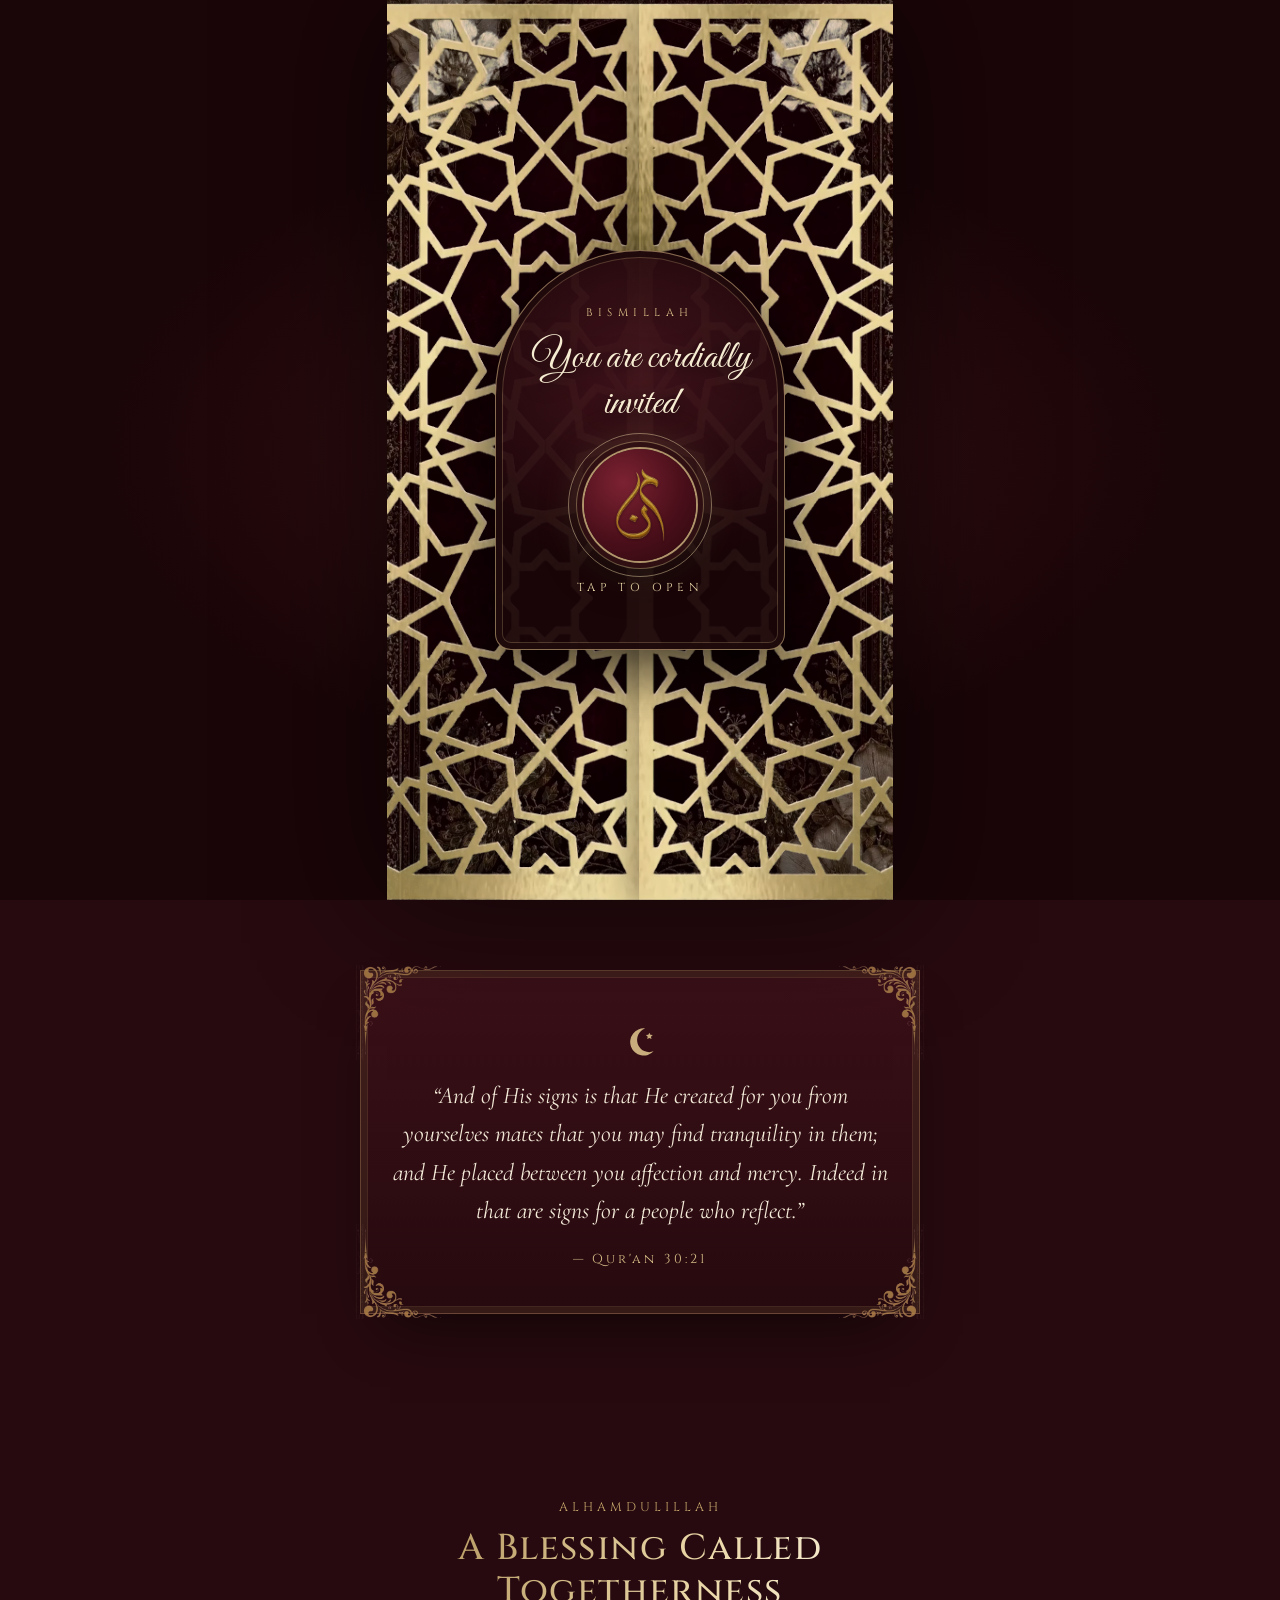
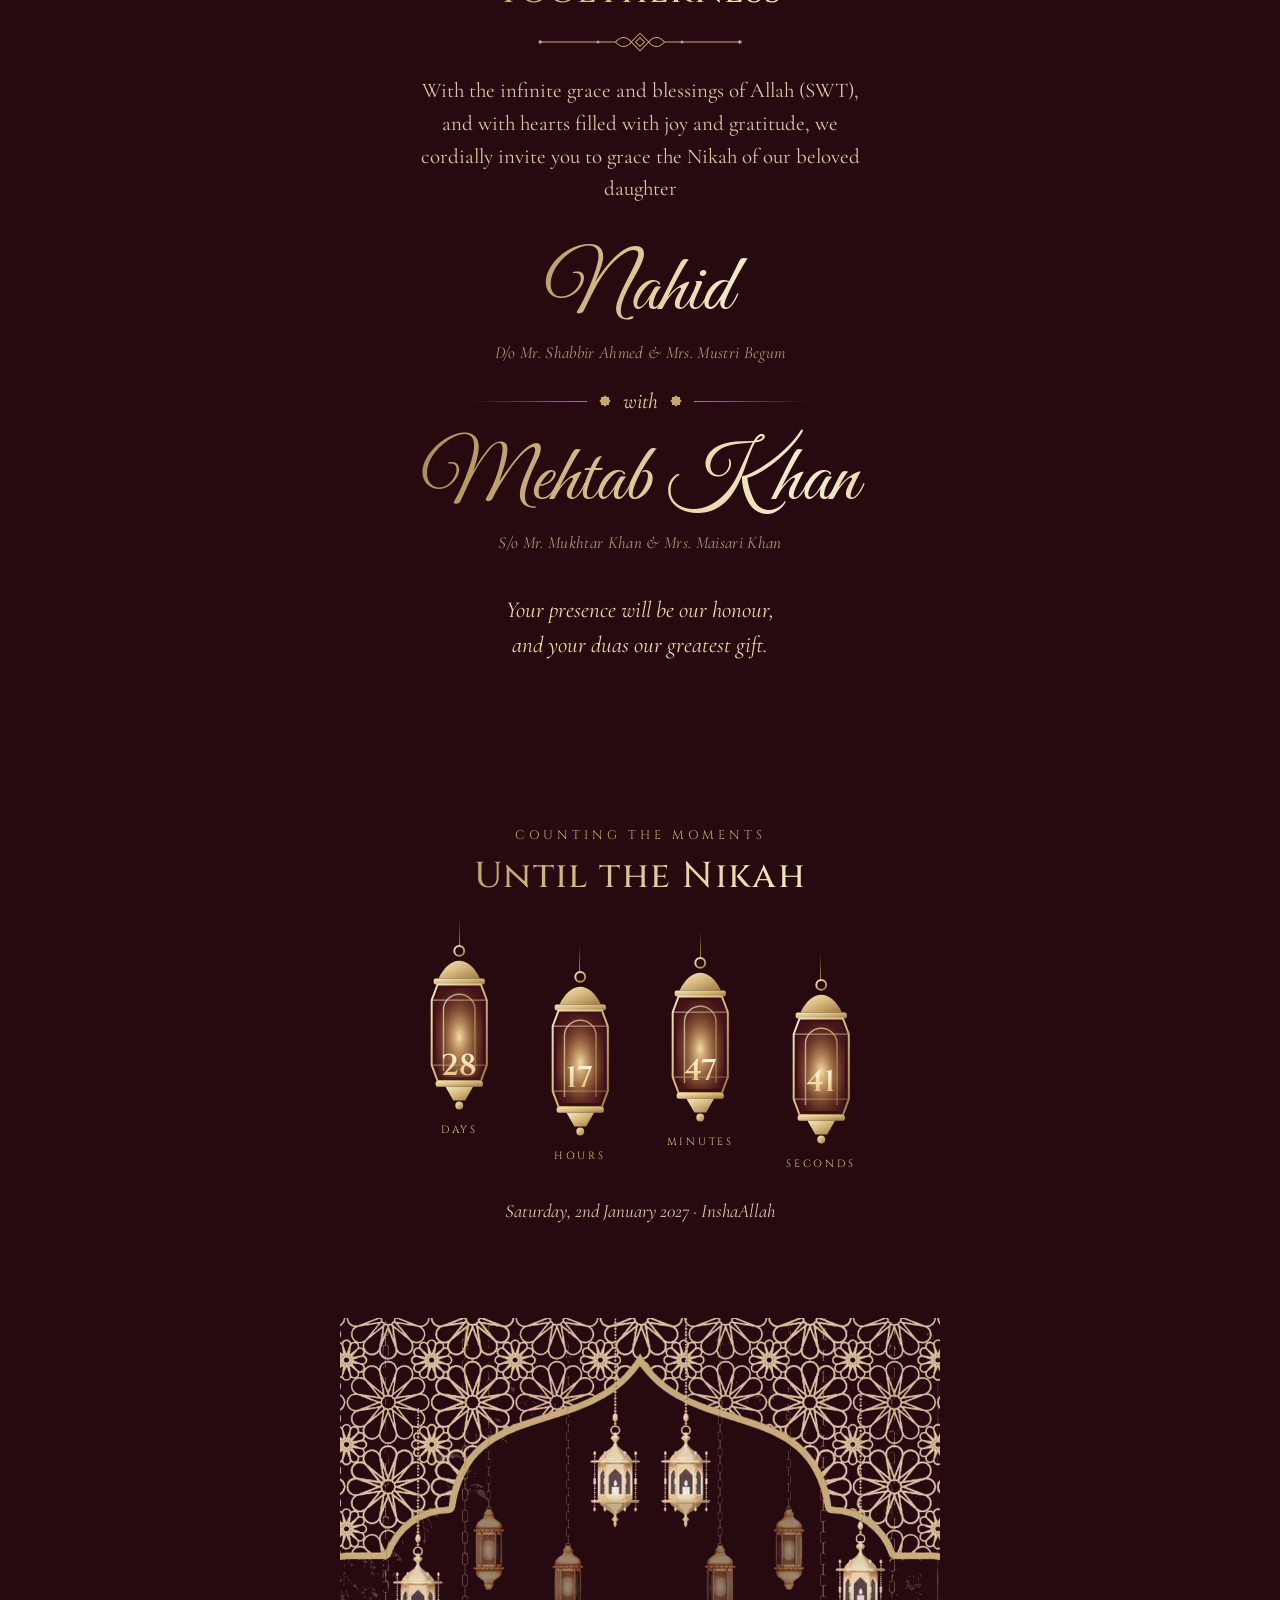
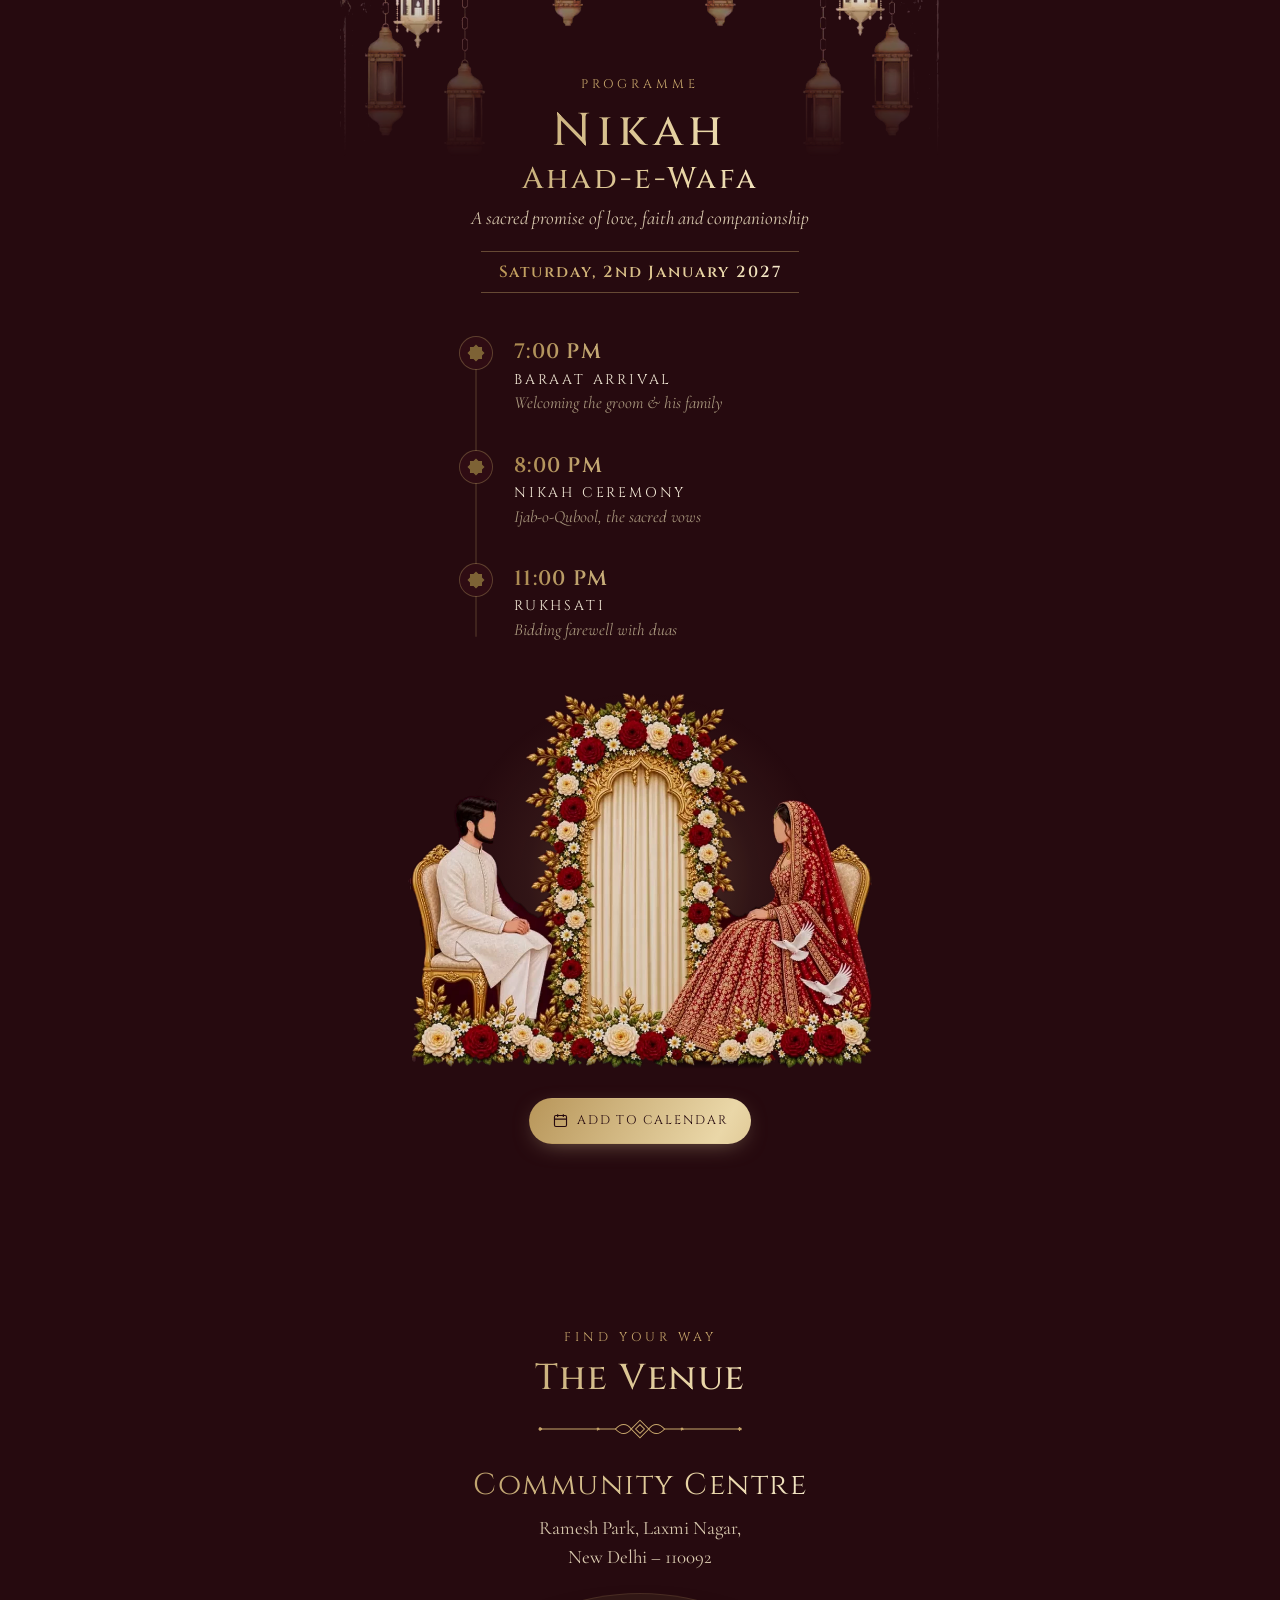
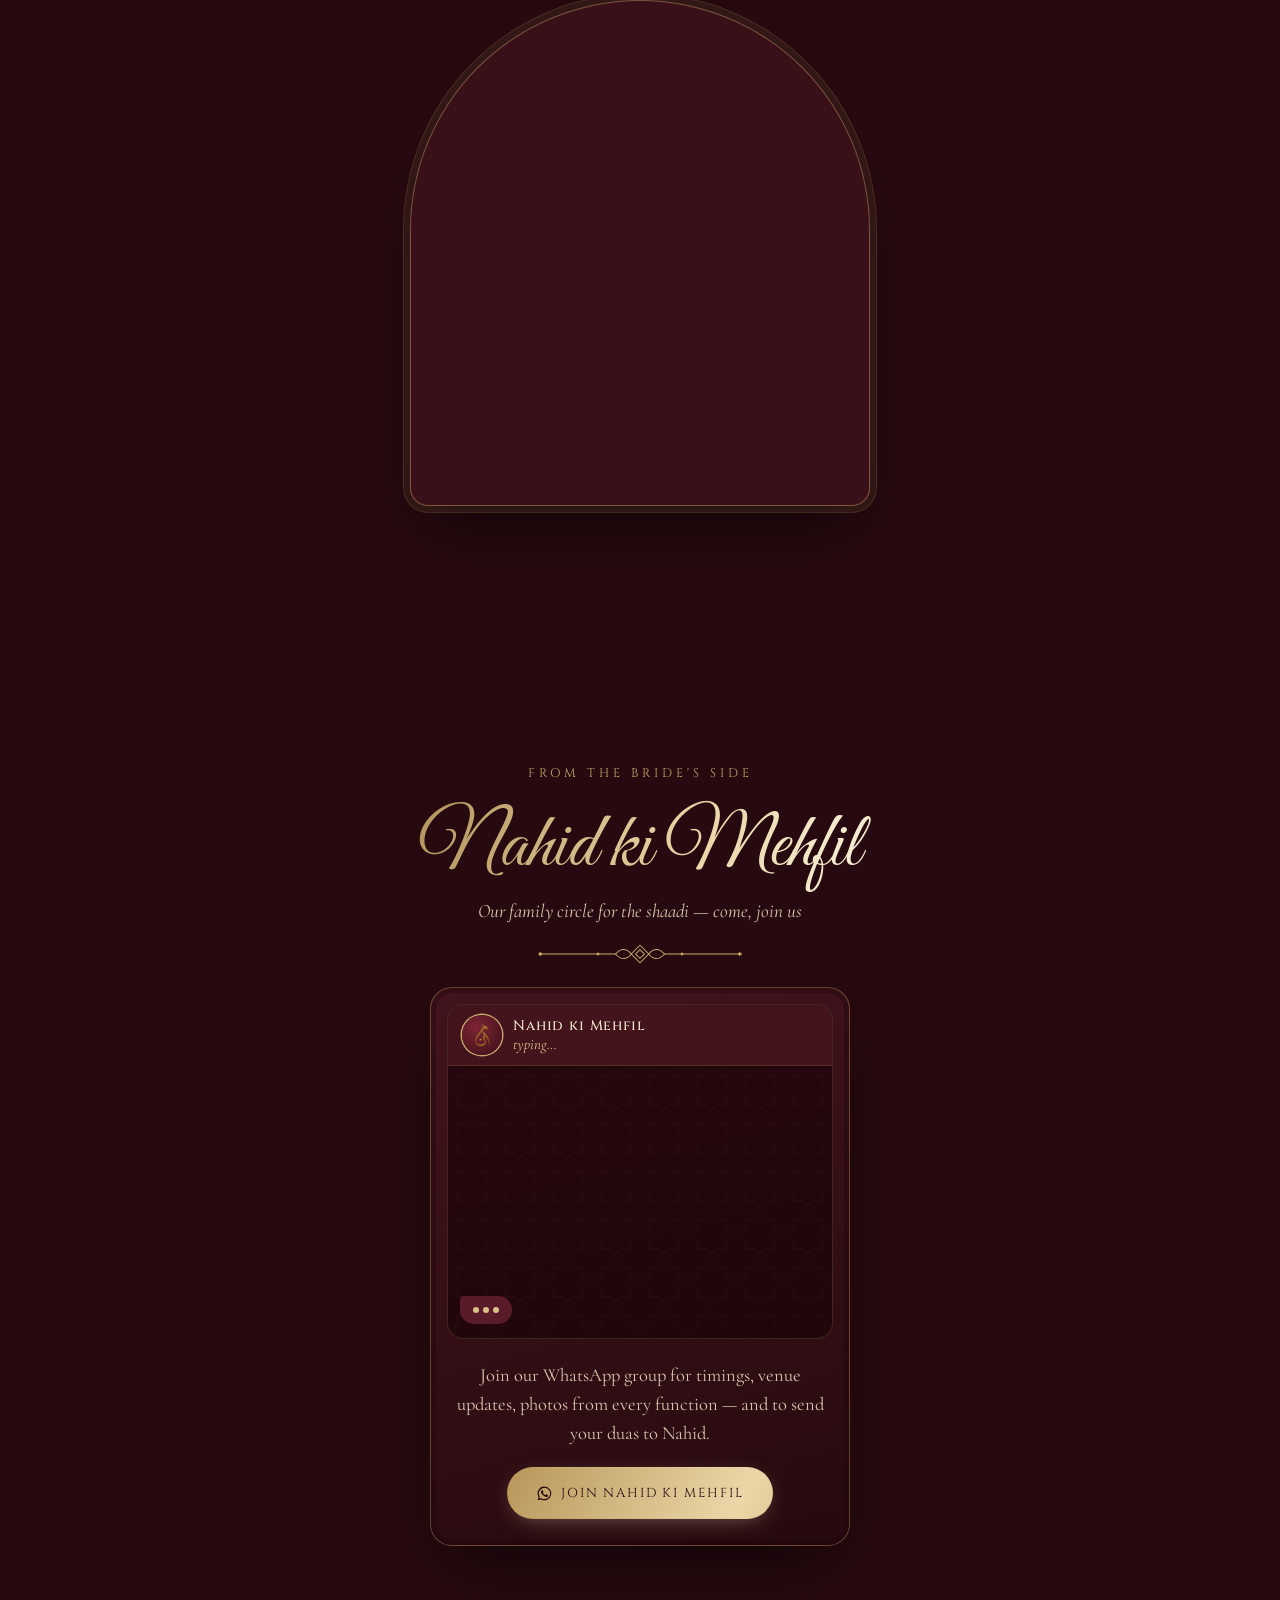
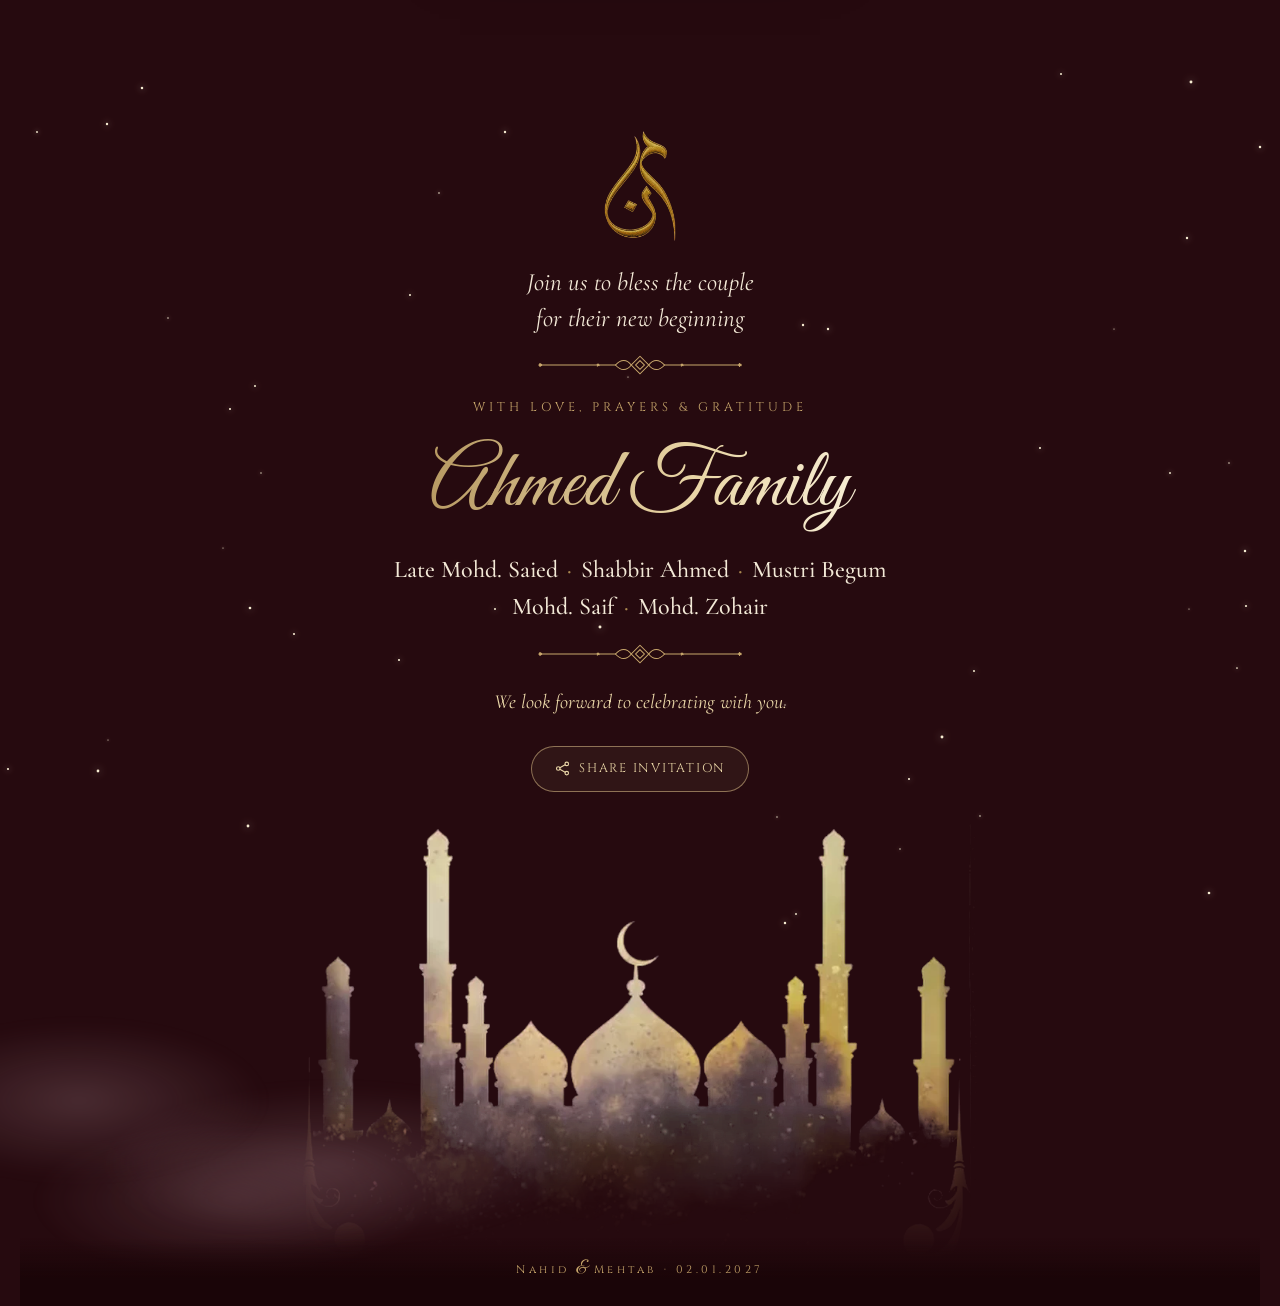
<file: index.html>
<!doctype html>
<html lang="en">
<head>
  <meta charset="utf-8">
  <meta name="viewport" content="width=device-width, initial-scale=1, viewport-fit=cover">
  <title>Nahid &amp; Mehtab · Nikah Invitation</title>
  <meta name="description" content="With the blessings of Allah (SWT), the Ahmed Family invites you to the Nikah of Nahid & Mehtab — Saturday, 2nd January 2027, New Delhi.">
  <meta name="theme-color" content="#2a0b10">

  <!-- Link preview (WhatsApp / social) -->
  <meta property="og:type" content="website">
  <meta property="og:url" content="https://saifahmed8521.github.io/nahid-mehtab/">
  <meta property="og:title" content="Nahid & Mehtab · Nikah Invitation">
  <meta property="og:description" content="Saturday, 2nd January 2027 · Community Centre, Ramesh Park, Laxmi Nagar, New Delhi">
  <meta property="og:image" content="https://saifahmed8521.github.io/nahid-mehtab/assets/img/og.jpg">
  <meta property="og:image:width" content="1200">
  <meta property="og:image:height" content="630">
  <meta name="twitter:card" content="summary_large_image">

  <link rel="icon" href="assets/img/favicon.png">
  <link rel="apple-touch-icon" href="assets/img/apple-touch-icon.png">
  <link rel="preconnect" href="https://fonts.googleapis.com">
  <link rel="preconnect" href="https://fonts.gstatic.com" crossorigin>
  <link href="https://fonts.googleapis.com/css2?family=Cinzel:wght@400;500;600&family=Cormorant+Garamond:ital,wght@0,400;0,500;0,600;1,400;1,500&family=Great+Vibes&display=swap" rel="stylesheet">

  <link rel="preload" as="image" href="assets/img/door.webp">
  <link rel="preload" as="image" href="assets/img/card.jpg">
  <link rel="stylesheet" href="css/style.css">
  <script>document.documentElement.classList.add('js');</script>
</head>
<body class="is-locked">

  <!-- ===== Shared SVG ornaments ===== -->
  <svg width="0" height="0" style="position:absolute" aria-hidden="true">
    <defs>
      <linearGradient id="g-gold" x1="0" y1="0" x2="1" y2="1">
        <stop offset="0" stop-color="#f3e6c4"/>
        <stop offset=".45" stop-color="#d9bc80"/>
        <stop offset="1" stop-color="#9c7a43"/>
      </linearGradient>
      <radialGradient id="g-glow" cx=".5" cy=".55" r=".6">
        <stop offset="0" stop-color="#ffe7b0" stop-opacity=".95"/>
        <stop offset=".5" stop-color="#e2a85a" stop-opacity=".45"/>
        <stop offset="1" stop-color="#7a2a1c" stop-opacity=".15"/>
      </radialGradient>
    </defs>
    <symbol id="i-divider" viewBox="0 0 240 24">
      <g fill="none" stroke-linecap="round">
        <path pathLength="1" d="M6 12H92"/>
        <path pathLength="1" d="M92 12c6-7 13-7 18 0M92 12c6 7 13 7 18 0"/>
        <path pathLength="1" d="M234 12H148"/>
        <path pathLength="1" d="M148 12c-6-7-13-7-18 0M148 12c-6 7-13 7-18 0"/>
        <path pathLength="1" d="M120 2l10 10-10 10-10-10z"/>
        <path pathLength="1" d="M120 7l5 5-5 5-5-5z"/>
      </g>
      <circle cx="6" cy="12" r="1.6" class="dot"/><circle cx="234" cy="12" r="1.6" class="dot"/>
      <circle cx="72" cy="12" r="1.3" class="dot"/><circle cx="168" cy="12" r="1.3" class="dot"/>
    </symbol>
    <symbol id="i-star8" viewBox="0 0 40 40">
      <path d="M20 1l5.6 5.6h7.8v7.8L39 20l-5.6 5.6v7.8h-7.8L20 39l-5.6-5.6H6.6v-7.8L1 20l5.6-5.6V6.6h7.8z"/>
    </symbol>
    <symbol id="i-crescent" viewBox="0 0 40 40">
      <path d="M26 4a16 16 0 1 0 10 27A13 13 0 1 1 26 4z"/>
      <path d="M31 9l1.2 2.6 2.8.3-2.1 1.9.6 2.8-2.5-1.4-2.5 1.4.6-2.8-2.1-1.9 2.8-.3z"/>
    </symbol>
    <symbol id="i-pin" viewBox="0 0 24 24"><path fill="none" stroke="currentColor" stroke-width="1.6" d="M12 21s-7-6.2-7-11.5a7 7 0 0 1 14 0C19 14.8 12 21 12 21z"/><circle cx="12" cy="9.5" r="2.4" fill="none" stroke="currentColor" stroke-width="1.6"/></symbol>
    <symbol id="i-cal" viewBox="0 0 24 24"><g fill="none" stroke="currentColor" stroke-width="1.6"><rect x="3.5" y="5" width="17" height="15.5" rx="2"/><path d="M3.5 10h17M8 3v4M16 3v4"/></g></symbol>
    <symbol id="i-wa" viewBox="0 0 24 24"><path fill="currentColor" d="M12 2.2A9.7 9.7 0 0 0 3.6 16.9L2.3 21.7l4.9-1.3A9.7 9.7 0 1 0 12 2.2zm0 17.7c-1.5 0-3-.4-4.2-1.2l-.3-.2-2.9.8.8-2.8-.2-.3A8 8 0 1 1 12 19.9zm4.4-6c-.2-.1-1.4-.7-1.7-.8-.2-.1-.4-.1-.5.1l-.8.9c-.1.2-.3.2-.5.1a6.5 6.5 0 0 1-3.2-2.8c-.2-.4.2-.4.7-1.3.1-.1 0-.3 0-.4l-.8-1.8c-.2-.5-.4-.4-.5-.4h-.5a.9.9 0 0 0-.7.3 2.8 2.8 0 0 0-.9 2.1 4.9 4.9 0 0 0 1 2.6 11.2 11.2 0 0 0 4.3 3.8c1.6.7 2.2.7 3 .6.5-.1 1.4-.6 1.6-1.1.2-.6.2-1 .1-1.1l-.6-.4z"/></symbol>
    <symbol id="i-phone" viewBox="0 0 24 24"><path fill="none" stroke="currentColor" stroke-width="1.6" stroke-linejoin="round" d="M6.6 3.5h2.6l1.4 4-2 1.4a12 12 0 0 0 6.5 6.5l1.4-2 4 1.4v2.6a2 2 0 0 1-2.2 2A16.5 16.5 0 0 1 4.6 5.7a2 2 0 0 1 2-2.2z"/></symbol>
    <symbol id="i-share" viewBox="0 0 24 24"><g fill="none" stroke="currentColor" stroke-width="1.6" stroke-linecap="round"><circle cx="18" cy="5.5" r="2.5"/><circle cx="6" cy="12" r="2.5"/><circle cx="18" cy="18.5" r="2.5"/><path d="M8.3 10.8l7.4-4M8.3 13.2l7.4 4"/></g></symbol>
    <symbol id="i-music" viewBox="0 0 24 24"><path fill="none" stroke="currentColor" stroke-width="1.6" stroke-linecap="round" d="M9 18V5l11-2v13M9 18a3 3 0 1 1-3-3 3 3 0 0 1 3 3zm11-2a3 3 0 1 1-3-3 3 3 0 0 1 3 3z"/></symbol>
  </svg>

  <!-- ===== Ambient layers ===== -->
  <div class="ambient" aria-hidden="true"></div>
  <canvas class="dust" id="dust" aria-hidden="true"></canvas>
  <div class="petals" id="petals" aria-hidden="true"></div>

  <!-- ===== Opening gate ===== -->
  <div class="gate" id="gate">
    <div class="gate__stage">
      <div class="gate__behind"></div>
      <div class="door door--l"></div>
      <div class="door door--r"></div>
      <div class="gate__light" aria-hidden="true"></div>
      <div class="gate__content">
        <p class="gate__eyebrow">Bismillah</p>
        <p class="gate__hello" id="guestGreeting">You are cordially invited</p>
        <p class="gate__sub" id="guestSub" hidden>you are cordially invited</p>
        <button class="seal" id="openBtn" type="button" aria-label="Open the invitation">
          <span class="seal__ring"></span>
          <img src="assets/img/monogram.webp" alt="" width="272" height="410">
        </button>
        <p class="gate__tap">Tap to open</p>
      </div>
    </div>
  </div>

  <main id="main">

    <!-- ===== Hero card ===== -->
    <section class="hero" id="top">
      <img class="hero__lanterns hero__lanterns--l" src="assets/img/lanterns.webp" alt="" aria-hidden="true">
      <img class="hero__lanterns hero__lanterns--r" src="assets/img/lanterns.webp" alt="" aria-hidden="true">
      <img class="hero__garland" src="assets/img/lanterns.webp" alt="" aria-hidden="true">

      <div class="card" id="card">
        <div class="card__bg"></div>
        <div class="card__content">
          <img class="card__bismillah" src="assets/img/bismillah.webp" alt="Bismillah ir-Rahman ir-Raheem" width="603" height="172">
          <p class="card__trans">In the name of Allah,<br>the Most Gracious, the Most Merciful</p>
          <svg class="divider card__divider"><use href="#i-divider"/></svg>
          <p class="card__kicker">The Nikah of</p>
          <h1 class="card__names">
            <span class="name name--1">Nahid</span>
            <span class="card__with">with</span>
            <span class="name name--2">Mehtab</span>
          </h1>
          <div class="card__date">
            <span class="card__day">Saturday</span>
            <span class="card__dd">02 January 2027</span>
            <span class="sparkles" aria-hidden="true"><i></i><i></i><i></i><i></i><i></i><i></i><i></i></span>
          </div>
          <div class="monogram card__mono" role="img" aria-label="Nahid & Mehtab monogram"></div>
        </div>
      </div>

      <a class="scroll-cue" href="#verse" aria-label="Scroll to continue">
        <span>Scroll</span>
        <i></i>
      </a>
    </section>

    <!-- ===== Qur'an verse ===== -->
    <section class="sec verse" id="verse">
      <div class="wrap">
        <div class="panel" data-reveal="zoom">
          <span class="corner corner--tl"></span><span class="corner corner--tr"></span><span class="corner corner--bl"></span><span class="corner corner--br"></span>
          <svg class="crest" aria-hidden="true"><use href="#i-crescent"/></svg>
          <blockquote class="verse__text" id="verseText">“And of His signs is that He created for you from yourselves mates that you may find tranquility in them; and He placed between you affection and mercy. Indeed in that are signs for a people who reflect.”</blockquote>
          <p class="verse__ref" data-reveal="up">— Qur'an 30:21</p>
        </div>
      </div>
    </section>

    <!-- ===== Invitation ===== -->
    <section class="sec invite" id="invite">
      <div class="wrap">
        <p class="kicker" data-reveal="up">Alhamdulillah</p>
        <h2 class="title" data-reveal="up">A Blessing Called Togetherness</h2>
        <svg class="divider" data-reveal="draw"><use href="#i-divider"/></svg>
        <p class="lead" data-reveal="up">With the infinite grace and blessings of Allah (SWT), and with hearts filled with joy and gratitude, we cordially invite you to grace the Nikah of our beloved daughter</p>

        <div class="couple">
          <article class="person" data-reveal="left">
            <h3 class="person__name script">Nahid</h3>
            <p class="person__parents">D/o Mr. Shabbir Ahmed &amp; Mrs. Mustri Begum</p>
          </article>

          <div class="couple__with" data-reveal="zoom">
            <span class="line"></span>
            <svg class="star"><use href="#i-star8"/></svg>
            <span class="word">with</span>
            <svg class="star"><use href="#i-star8"/></svg>
            <span class="line"></span>
          </div>

          <article class="person" data-reveal="right">
            <h3 class="person__name script">Mehtab Khan</h3>
            <p class="person__parents">S/o Mr. Mukhtar Khan &amp; Mrs. Maisari Khan</p>
          </article>
        </div>

        <p class="honour" data-reveal="up">Your presence will be our honour,<br>and your duas our greatest gift.</p>
      </div>
    </section>

    <!-- ===== Countdown ===== -->
    <section class="sec countdown" id="countdown">
      <div class="wrap">
        <p class="kicker" data-reveal="up">Counting the moments</p>
        <h2 class="title" data-reveal="up">Until the Nikah</h2>
        <div class="lanterns" id="lanterns" data-reveal="fade"></div>
        <p class="countdown__msg" id="cdMsg" data-reveal="up">Saturday, 2nd January 2027 · InshaAllah</p>
      </div>
    </section>

    <!-- ===== Haldi (only on the Haldi link) ===== -->
    <section class="sec haldi" id="haldi" data-only="haldi" hidden>
      <img class="haldi__lanterns" src="assets/img/lanterns.webp" alt="" aria-hidden="true" loading="lazy">
      <div class="wrap">
        <p class="kicker" data-reveal="up">The celebrations begin</p>
        <h2 class="haldi__title script" data-reveal="blur">Haldi ki<br>Sunehri Shaam</h2>
        <p class="haldi__sub" data-reveal="up">A golden evening of turmeric, laughter &amp; love</p>

        <div class="event-card" data-reveal="up">
          <div class="event-card__row">
            <svg class="ico"><use href="#i-cal"/></svg>
            <div>
              <p class="event-card__big">Thursday, 31st December 2026</p>
              <p class="event-card__small">6:00 PM onwards</p>
            </div>
          </div>
          <div class="event-card__row">
            <svg class="ico"><use href="#i-pin"/></svg>
            <div>
              <p class="event-card__big">Bride's Family Home</p>
              <p class="event-card__small">Ramesh Park, Laxmi Nagar, New Delhi – 110092</p>
            </div>
          </div>
          <div class="btn-row">
            <button class="btn btn--ghost" data-cal="haldi" type="button"><svg><use href="#i-cal"/></svg>Add to Calendar</button>
          </div>
        </div>
      </div>
      <img class="haldi__chhatri" src="assets/img/chhatri.webp" alt="" aria-hidden="true" loading="lazy" data-reveal="rise">
    </section>

    <!-- ===== Nikah programme ===== -->
    <section class="sec nikah" id="nikah">
      <div class="nikah__arch" data-reveal="fade">
        <img src="assets/img/jaali-arch.webp" alt="" aria-hidden="true" loading="lazy">
      </div>
      <div class="wrap nikah__wrap">
        <p class="kicker" data-reveal="up">Programme</p>
        <h2 class="nikah__title" data-reveal="up"><span class="nikah__t1">Nikah</span><span class="nikah__t2">Ahad-e-Wafa</span></h2>
        <p class="nikah__sub" data-reveal="up">A sacred promise of love, faith and companionship</p>
        <p class="nikah__date" data-reveal="up">Saturday, 2nd January 2027</p>

        <ol class="timeline" id="timeline">
          <li class="tl" data-reveal="right">
            <span class="tl__dot"><svg><use href="#i-star8"/></svg></span>
            <p class="tl__time">7:00 PM</p>
            <p class="tl__name">Baraat Arrival</p>
            <p class="tl__note">Welcoming the groom &amp; his family</p>
          </li>
          <li class="tl" data-reveal="right">
            <span class="tl__dot"><svg><use href="#i-star8"/></svg></span>
            <p class="tl__time">8:00 PM</p>
            <p class="tl__name">Nikah Ceremony</p>
            <p class="tl__note">Ijab-o-Qubool, the sacred vows</p>
          </li>
          <li class="tl" data-reveal="right">
            <span class="tl__dot"><svg><use href="#i-star8"/></svg></span>
            <p class="tl__time">11:00 PM</p>
            <p class="tl__name">Rukhsati</p>
            <p class="tl__note">Bidding farewell with duas</p>
          </li>
        </ol>

        <figure class="couple-art" data-reveal="zoom">
          <div class="couple-art__halo"></div>
          <img src="assets/img/couple.webp" alt="Illustration of the bride and groom seated beside a floral arch" loading="lazy" width="900" height="728">
        </figure>

        <div class="btn-row">
          <button class="btn btn--gold" data-cal="nikah" type="button"><svg><use href="#i-cal"/></svg>Add to Calendar</button>
        </div>
      </div>
    </section>

    <!-- ===== Venue ===== -->
    <section class="sec venue" id="venue">
      <div class="wrap">
        <p class="kicker" data-reveal="up">Find your way</p>
        <h2 class="title" data-reveal="up">The Venue</h2>
        <svg class="divider" data-reveal="draw"><use href="#i-divider"/></svg>
        <p class="venue__name" data-reveal="up">Community Centre</p>
        <p class="venue__addr" data-reveal="up">Ramesh Park, Laxmi Nagar,<br>New Delhi – 110092</p>

        <div class="map" data-reveal="zoom">
          <iframe id="mapFrame" title="Map to Community Centre, Ramesh Park" loading="lazy" referrerpolicy="no-referrer-when-downgrade" data-src="https://maps.google.com/maps?q=28.6348538,77.2704275&amp;z=16&amp;output=embed"></iframe>
        </div>

        <div class="btn-row" data-reveal="up">
          <a class="btn btn--gold" href="https://www.google.com/maps/dir/?api=1&amp;destination=28.6348538,77.2704275" target="_blank" rel="noopener"><svg><use href="#i-pin"/></svg>Get Directions</a>
          <a class="btn btn--ghost" href="https://www.google.com/maps/place/Ramesh+Park+Community+Centre/@28.6348561,77.2699209,180m/data=!3m1!1e3!4m6!3m5!1s0x390cfcb15d3cb79f:0xdad0d4684dd3c9e9!8m2!3d28.6348538!4d77.2704275!16s%2Fg%2F11g5_4l6z6" target="_blank" rel="noopener">Open in Maps</a>
        </div>
      </div>
    </section>

    <!-- ===== WhatsApp group (bride's side) ===== -->
    <section class="sec mehfil" id="mehfil">
      <div class="wrap">
        <p class="kicker" data-reveal="up">From the bride's side</p>
        <h2 class="mehfil__title script" data-reveal="blur">Nahid ki Mehfil</h2>
        <p class="mehfil__tag" data-reveal="up">Our family circle for the shaadi — come, join us</p>
        <svg class="divider" data-reveal="draw"><use href="#i-divider"/></svg>

        <div class="mehfil__card" data-reveal="zoom">
          <div class="chat" aria-hidden="true">
            <div class="chat__head">
              <span class="chat__avatar"><span class="monogram"></span></span>
              <span class="chat__who">
                <b>Nahid ki Mehfil</b>
                <small id="chatStatus">Ahmed Family · Bride's side</small>
              </span>
            </div>
            <div class="chat__body" id="chatBody"></div>
          </div>

          <p class="mehfil__text">Join our WhatsApp group for timings, venue updates, photos from every function — and to send your duas to Nahid.</p>
          <a class="btn btn--gold mehfil__btn" id="groupBtn" href="#" target="_blank" rel="noopener"><svg><use href="#i-wa"/></svg>Join Nahid ki Mehfil</a>
        </div>
      </div>
    </section>

    <!-- ===== Closing ===== -->
    <section class="sec closing" id="closing">
      <div class="stars" id="stars" aria-hidden="true"></div>
      <div class="wrap">
        <div class="monogram closing__mono" data-reveal="zoom" role="img" aria-label="Monogram"></div>
        <p class="closing__bless" data-reveal="up">Join us to bless the couple<br>for their new beginning</p>
        <svg class="divider" data-reveal="draw"><use href="#i-divider"/></svg>
        <p class="kicker" data-reveal="up">With love, prayers &amp; gratitude</p>
        <h2 class="closing__family script" data-reveal="blur">Ahmed Family</h2>
        <p class="closing__names" id="familyNames" data-reveal="up">
          <span class="ln"><span>Late Mohd. Saied</span><i>·</i><span>Shabbir Ahmed</span><i>·</i><span>Mustri Begum</span></span>
          <span class="ln"><span>Mohd. Saif</span><i>·</i><span>Mohd. Zohair</span></span>
        </p>
        <svg class="divider" data-reveal="draw"><use href="#i-divider"/></svg>
        <p class="closing__look" data-reveal="up">We look forward to celebrating with you.</p>
        <div class="btn-row" data-reveal="up">
          <button class="btn btn--ghost" id="shareBtn" type="button"><svg><use href="#i-share"/></svg>Share Invitation</button>
        </div>
      </div>
      <div class="closing__sky" aria-hidden="true">
        <span class="cloud c1"></span><span class="cloud c2"></span><span class="cloud c3"></span>
        <img class="closing__mosque" src="assets/img/mosque.webp" alt="" loading="lazy">
      </div>
      <footer class="foot">Nahid <span>&amp;</span> Mehtab · 02.01.2027</footer>
    </section>
  </main>

  <!-- Quick actions (phones) -->
  <nav class="dock" id="dock" aria-label="Quick actions">
    <button class="dock__btn" type="button" data-cal="nikah"><svg><use href="#i-cal"/></svg><span>Save Date</span></button>
    <a class="dock__btn" href="https://www.google.com/maps/dir/?api=1&amp;destination=28.6348538,77.2704275" target="_blank" rel="noopener"><svg><use href="#i-pin"/></svg><span>Directions</span></a>
    <a class="dock__btn" href="#mehfil" id="dockGroup"><svg><use href="#i-wa"/></svg><span>Group</span></a>
    <button class="dock__btn" type="button" data-share><svg><use href="#i-share"/></svg><span>Share</span></button>
  </nav>


  <div class="toast" id="toast" role="status" aria-live="polite"></div>

  <script src="js/main.js" defer></script>
</body>
</html>
</file>
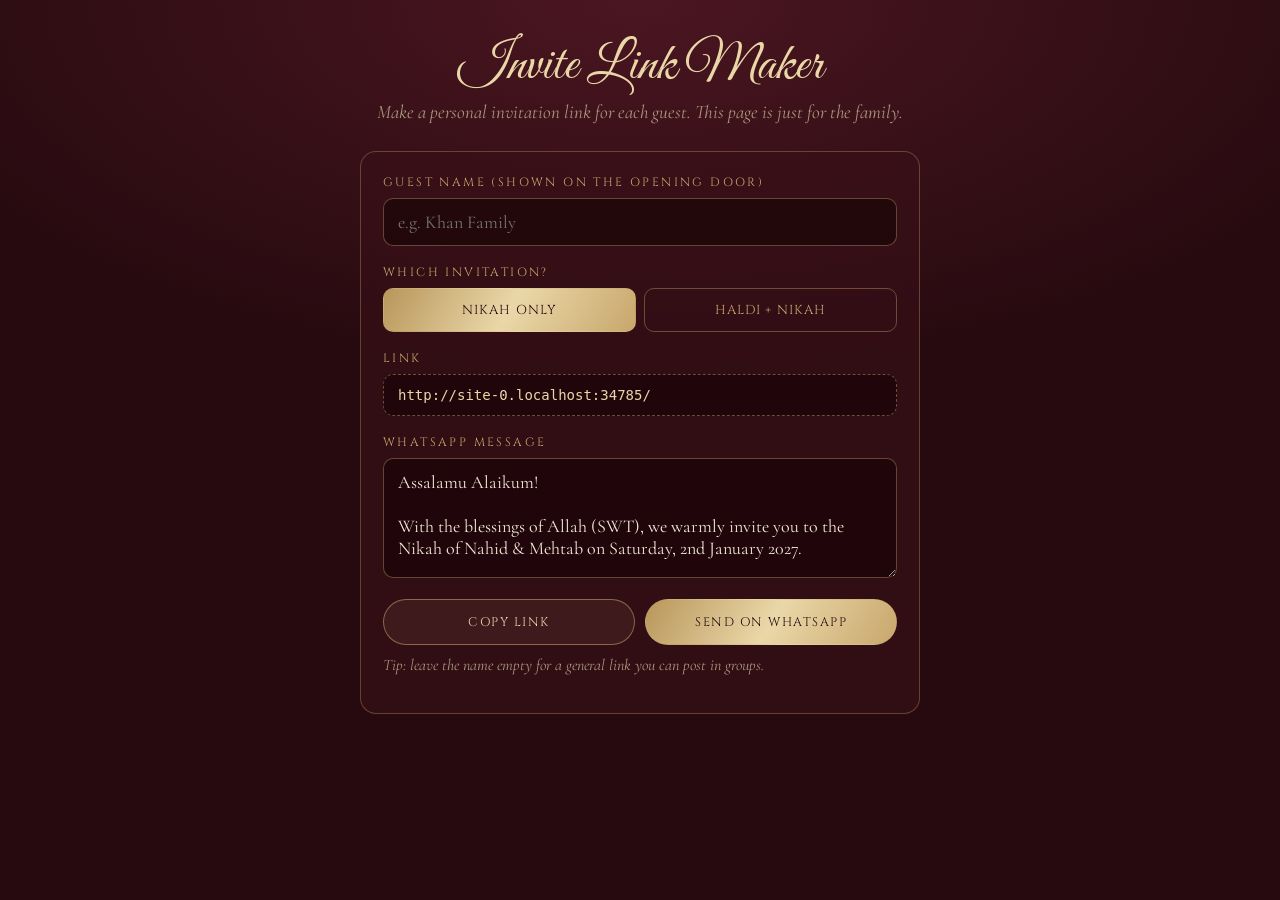
<file: make-link.html>
<!doctype html>
<html lang="en">
<head>
  <meta charset="utf-8">
  <meta name="viewport" content="width=device-width, initial-scale=1">
  <meta name="robots" content="noindex, nofollow">
  <title>Invite Link Maker</title>
  <link rel="icon" href="assets/img/favicon.png">
  <link href="https://fonts.googleapis.com/css2?family=Cinzel:wght@400;500&family=Cormorant+Garamond:ital,wght@0,400;0,600;1,400&family=Great+Vibes&display=swap" rel="stylesheet">
  <style>
    :root { --wine: #260a0f; --wine2: #3a1018; --gold: #c8a76c; --gold2: #ead7a8; --ivory: #f3e9d7; --muted: #a8977d; }
    * { box-sizing: border-box; }
    body {
      margin: 0; min-height: 100vh; padding: 32px 16px 60px;
      font-family: 'Cormorant Garamond', Georgia, serif; font-size: 19px; color: var(--ivory);
      background: radial-gradient(90% 60% at 50% 0%, #4b1621, transparent 70%), var(--wine);
    }
    main { max-width: 560px; margin: 0 auto; }
    h1 { font-family: 'Great Vibes', cursive; font-weight: 400; font-size: 54px; text-align: center; margin: 0; color: var(--gold2); }
    .sub { text-align: center; color: var(--muted); font-style: italic; margin: 0 0 28px; }
    .card { border: 1px solid rgba(200, 167, 108, .35); border-radius: 16px; padding: 22px; background: rgba(58, 16, 24, .6); }
    label { display: block; font-family: Cinzel, serif; font-size: 12px; letter-spacing: .2em; text-transform: uppercase; color: var(--gold); margin: 18px 0 8px; }
    label:first-child { margin-top: 0; }
    input[type=text], textarea {
      width: 100%; padding: 12px 14px; border-radius: 10px; border: 1px solid rgba(200, 167, 108, .4);
      background: rgba(26, 5, 8, .7); color: var(--ivory); font: inherit; font-size: 18px;
    }
    textarea { min-height: 120px; resize: vertical; }
    input:focus, textarea:focus { outline: 2px solid var(--gold2); outline-offset: 1px; }
    .seg { display: grid; grid-template-columns: 1fr 1fr; gap: 8px; }
    .seg input { position: absolute; opacity: 0; pointer-events: none; }
    .seg span {
      display: block; text-align: center; padding: 12px 8px; border-radius: 10px; cursor: pointer;
      border: 1px solid rgba(200, 167, 108, .4); font-family: Cinzel, serif; font-size: 13px; letter-spacing: .08em;
    }
    .seg input:checked + span { background: linear-gradient(120deg, #b8965a, #ead7a8 50%, #c8a76c); color: var(--wine); border-color: transparent; }
    .seg input:focus-visible + span { outline: 2px solid var(--gold2); outline-offset: 2px; }
    .out { word-break: break-all; padding: 12px 14px; border-radius: 10px; background: rgba(26, 5, 8, .7); border: 1px dashed rgba(200, 167, 108, .45); font-family: ui-monospace, Menlo, monospace; font-size: 14px; color: var(--gold2); }
    .row { display: flex; flex-wrap: wrap; gap: 10px; margin-top: 16px; }
    button, .btn {
      flex: 1 1 160px; display: inline-flex; justify-content: center; align-items: center; min-height: 46px; padding: 10px 16px;
      border-radius: 999px; border: 1px solid rgba(200, 167, 108, .55); background: rgba(219, 192, 137, .08);
      color: var(--gold2); font-family: Cinzel, serif; font-size: 12.5px; letter-spacing: .12em; text-transform: uppercase; cursor: pointer; text-decoration: none;
    }
    .primary { background: linear-gradient(120deg, #b8965a, #ead7a8 50%, #c8a76c); color: var(--wine); border-color: transparent; }
    .note { color: var(--muted); font-size: 16px; font-style: italic; margin-top: 10px; }
    .toast { position: fixed; left: 50%; bottom: 24px; transform: translateX(-50%); background: var(--gold2); color: var(--wine); padding: 8px 18px; border-radius: 999px; font-family: Cinzel, serif; font-size: 12px; opacity: 0; transition: opacity .3s; }
    .toast.on { opacity: 1; }
  </style>
</head>
<body>
<main>
  <h1>Invite Link Maker</h1>
  <p class="sub">Make a personal invitation link for each guest. This page is just for the family.</p>

  <div class="card">
    <label for="name">Guest name (shown on the opening door)</label>
    <input id="name" type="text" placeholder="e.g. Khan Family" autocomplete="off">

    <label>Which invitation?</label>
    <div class="seg" role="radiogroup">
      <label style="margin:0"><input type="radio" name="v" value="nikah" checked><span>Nikah only</span></label>
      <label style="margin:0"><input type="radio" name="v" value="haldi"><span>Haldi + Nikah</span></label>
    </div>

    <label>Link</label>
    <div class="out" id="out"></div>

    <label for="msg">WhatsApp message</label>
    <textarea id="msg"></textarea>

    <div class="row">
      <button type="button" id="copy">Copy link</button>
      <a class="btn primary" id="wa" href="#" target="_blank" rel="noopener">Send on WhatsApp</a>
    </div>
    <p class="note">Tip: leave the name empty for a general link you can post in groups.</p>
  </div>
</main>
<div class="toast" id="toast">Copied</div>
<script>
(() => {
  const base = location.href.replace(/make-link\.html.*$/, '').replace(/[?#].*$/, '');
  const $ = (id) => document.getElementById(id);
  let edited = false;
  function link() {
    const p = new URLSearchParams();
    const n = $('name').value.trim();
    if (document.querySelector('input[name=v]:checked').value === 'haldi') p.set('haldi', '');
    if (n) p.set('to', n);
    const q = p.toString().replace('haldi=', 'haldi');
    return base + (q ? '?' + q : '');
  }
  function defaultMsg(url) {
    const n = $('name').value.trim();
    const haldi = document.querySelector('input[name=v]:checked').value === 'haldi';
    return `Assalamu Alaikum${n ? ' ' + n : ''}!\n\nWith the blessings of Allah (SWT), we warmly invite you to ${haldi ? 'the Haldi and ' : ''}the Nikah of Nahid & Mehtab on Saturday, 2nd January 2027.\n\nPlease open your invitation:\n${url}\n\n— Ahmed Family`;
  }
  function update() {
    const url = link();
    $('out').textContent = url;
    if (!edited) $('msg').value = defaultMsg(url);
    else $('msg').value = $('msg').value.replace(/https?:\/\/\S+/, url);
    $('wa').href = 'https://wa.me/?text=' + encodeURIComponent($('msg').value);
  }
  $('name').addEventListener('input', update);
  document.querySelectorAll('input[name=v]').forEach((r) => r.addEventListener('change', update));
  $('msg').addEventListener('input', () => { edited = true; $('wa').href = 'https://wa.me/?text=' + encodeURIComponent($('msg').value); });
  $('copy').addEventListener('click', async () => {
    try { await navigator.clipboard.writeText(link()); } catch (e) { prompt('Copy this link:', link()); return; }
    $('toast').classList.add('on'); setTimeout(() => $('toast').classList.remove('on'), 1600);
  });
  update();
})();
</script>
</body>
</html>
</file>
<file: css/style.css>
/* =========================================================
   Nahid & Mehtab · Nikah Invitation
   Palette: deep wine velvet · champagne & antique gold · ivory
   ========================================================= */

:root {
  --wine-950: #1a0508;
  --wine-900: #260a0f;
  --wine-850: #2f0c13;
  --wine-800: #3a1018;
  --wine-700: #4b1621;
  --wine-600: #5f1f2b;

  --gold-100: #f6ecd2;
  --gold-200: #ead7a8;
  --gold-300: #dbc089;
  --gold-400: #c8a76c;
  --gold-500: #a9884f;
  --gold-600: #7d6235;

  --ivory: #f3e9d7;
  --ivory-2: #d8c8ae;
  --ivory-3: #a8977d;
  --rose: #c99590;
  --haldi: #d1a14f;

  --ff-script: 'Great Vibes', 'Segoe Script', cursive;
  --ff-display: 'Cinzel', 'Trajan Pro', Georgia, serif;
  --ff-body: 'Cormorant Garamond', Garamond, Georgia, serif;

  --ease: cubic-bezier(.22, .8, .24, 1);
  --ease-soft: cubic-bezier(.45, .05, .25, 1);
  --gutter: 20px;
  --maxw: 560px;
  --sec-pad: 92px;

  --gold-text: linear-gradient(100deg, #a9884f 0%, #ead7a8 28%, #f6ecd2 40%, #c8a76c 58%, #ead7a8 78%, #a9884f 100%);
}

*, *::before, *::after { box-sizing: border-box; }
html { -webkit-text-size-adjust: 100%; scroll-behavior: smooth; }
html, body { margin: 0; }
body {
  font-family: var(--ff-body);
  font-size: 19px;
  line-height: 1.55;
  color: var(--ivory-2);
  background: var(--wine-900);
  overflow-x: hidden;
  -webkit-font-smoothing: antialiased;
}
body.is-locked { overflow: hidden; height: 100svh; }
img { max-width: 100%; display: block; }
p { margin: 0; }
a { color: inherit; }
button { font: inherit; color: inherit; }
[hidden] { display: none !important; }

/* ---------- ambient background ---------- */
.ambient {
  position: fixed; inset: 0; z-index: -2; pointer-events: none;
  background:
    radial-gradient(120% 70% at 50% 0%, rgba(120, 36, 48, .55), transparent 60%),
    radial-gradient(90% 60% at 50% 110%, rgba(110, 30, 42, .5), transparent 60%),
    linear-gradient(180deg, var(--wine-850), var(--wine-900) 40%, var(--wine-950));
}
.ambient::before { /* faint jaali lattice */
  content: ""; position: absolute; inset: 0; opacity: .05;
  background-image: url("data:image/svg+xml,%3Csvg xmlns='http://www.w3.org/2000/svg' width='80' height='80' viewBox='0 0 80 80'%3E%3Cg fill='none' stroke='%23ead7a8' stroke-width='1'%3E%3Cpath d='M40 6l9.9 9.9h14v14L74 40l-9.9 9.9v14h-14L40 74l-9.9-9.9h-14v-14L6 40l9.9-9.9v-14h14z'/%3E%3Ccircle cx='40' cy='40' r='9'/%3E%3Cpath d='M0 0l16 16M80 0L64 16M0 80l16-16M80 80L64 64'/%3E%3C/g%3E%3C/svg%3E");
  background-size: 80px 80px;
}
.ambient::after { /* velvet grain */
  content: ""; position: absolute; inset: 0; opacity: .22; mix-blend-mode: overlay;
  background-image: url("data:image/svg+xml,%3Csvg xmlns='http://www.w3.org/2000/svg' width='220' height='220'%3E%3Cfilter id='n'%3E%3CfeTurbulence type='fractalNoise' baseFrequency='.85' numOctaves='2' stitchTiles='stitch'/%3E%3CfeColorMatrix values='0 0 0 0 .5 0 0 0 0 .3 0 0 0 0 .3 0 0 0 .9 0'/%3E%3C/filter%3E%3Crect width='100%25' height='100%25' filter='url(%23n)'/%3E%3C/svg%3E");
}
.dust { position: fixed; inset: 0; width: 100%; height: 100%; z-index: 40; pointer-events: none; }
.petals { position: fixed; inset: 0; z-index: 41; pointer-events: none; overflow: hidden; }

/* ---------- shared type ---------- */
.script { font-family: var(--ff-script); font-weight: 400; }
.kicker {
  font-family: var(--ff-display);
  font-size: 12.5px; letter-spacing: .32em; text-transform: uppercase;
  color: var(--gold-400);
  margin-bottom: 10px;
}
.title, .nikah__title {
  font-family: var(--ff-display); font-weight: 500;
  font-size: clamp(26px, 7vw, 36px); line-height: 1.2; letter-spacing: .04em;
  margin: 0;
}
.title, .nikah__title, .script, .name, .tl__time, .venue__name, .lantern__num {
  background: var(--gold-text); background-size: 220% 100%;
  -webkit-background-clip: text; background-clip: text; color: transparent;
  animation: goldShift 9s ease-in-out infinite alternate;
}
@keyframes goldShift { from { background-position: 0% 50%; } to { background-position: 100% 50%; } }

.divider {
  display: block; width: 210px; height: 22px; margin: 18px auto 22px;
  stroke: var(--gold-400); stroke-width: 1.2; fill: var(--gold-400);
}
.divider use { stroke-dasharray: 1; stroke-dashoffset: 0; }
.js .divider[data-reveal="draw"] use { stroke-dashoffset: 1; transition: stroke-dashoffset 2.2s var(--ease-soft); }
.js .divider[data-reveal="draw"].is-in use { stroke-dashoffset: 0; }

.sec { position: relative; padding: var(--sec-pad) var(--gutter); }
.wrap { position: relative; max-width: var(--maxw); margin: 0 auto; text-align: center; }

/* ---------- buttons ---------- */
.btn-row { display: flex; flex-wrap: wrap; justify-content: center; gap: 12px; margin-top: 28px; }
.btn {
  display: inline-flex; align-items: center; justify-content: center; gap: 8px;
  min-height: 46px; padding: 11px 22px;
  border-radius: 999px; border: 1px solid rgba(219, 192, 137, .55);
  font-family: var(--ff-display); font-size: 12.5px; letter-spacing: .14em; text-transform: uppercase;
  text-decoration: none; cursor: pointer; background: rgba(219, 192, 137, .06);
  color: var(--gold-200);
  transition: transform .35s var(--ease), background .35s, color .35s, box-shadow .35s, border-color .35s;
  -webkit-tap-highlight-color: transparent;
}
.btn svg { width: 17px; height: 17px; flex: none; }
.btn:hover { background: rgba(219, 192, 137, .14); border-color: var(--gold-300); transform: translateY(-2px); }
.btn:active { transform: translateY(0) scale(.98); }
.btn:focus-visible, .seal:focus-visible, .music:focus-visible { outline: 2px solid var(--gold-200); outline-offset: 3px; }
.btn--gold {
  color: var(--wine-900); border-color: transparent;
  background: linear-gradient(120deg, #b8965a, #ead7a8 45%, #c8a76c 75%, #a9884f);
  background-size: 200% 100%;
  box-shadow: 0 6px 24px -10px rgba(234, 215, 168, .55);
}
.btn--gold:hover { background-position: 100% 0; background-color: transparent; color: var(--wine-950); box-shadow: 0 10px 30px -10px rgba(234, 215, 168, .7); }
.btn--sm { min-height: 40px; padding: 8px 16px; font-size: 11.5px; }

/* =========================================================
   GATE
   ========================================================= */
.gate {
  position: fixed; inset: 0; z-index: 100;
  display: grid; place-items: center;
  background:
    radial-gradient(60% 50% at 50% 50%, rgba(140, 50, 50, .25), transparent 70%),
    var(--wine-950);
  transition: opacity 1.2s var(--ease-soft) .9s, visibility 0s 2.1s;
}
html:not(.js) .gate { display: none; }
html:not(.js) body.is-locked { overflow: auto; height: auto; }
.gate__stage {
  position: relative;
  width: min(100vw, calc(100svh * .5625));
  height: 100svh;
  perspective: 1800px;
  overflow: hidden;
  box-shadow: 0 0 120px rgba(0, 0, 0, .6);
}
.gate__behind {
  position: absolute; inset: 0;
  background: url("../assets/img/card.jpg") center / cover no-repeat;
  filter: brightness(.55);
  transform: scale(1.08);
  transition: transform 2.4s var(--ease), filter 2s;
}
.door {
  position: absolute; top: 0; bottom: 0; width: 50.2%;
  transform-style: preserve-3d;
  transition: transform 2s cubic-bezier(.6, .02, .2, 1) .15s;
  filter: drop-shadow(0 0 18px rgba(0, 0, 0, .55));
  will-change: transform;
}
.door::before {
  content: ""; position: absolute; inset: 0;
  background: url("../assets/img/door.webp") right center / auto 100% no-repeat;
  filter: saturate(.82) brightness(.96) sepia(.12);
}
.door--l { left: 0; transform-origin: left center; }
.door--r { right: 0; transform-origin: right center; }
.door--r::before { transform: scaleX(-1); }
.gate__light {
  position: absolute; inset: 0; pointer-events: none; opacity: 0;
  background: radial-gradient(40% 55% at 50% 50%, rgba(255, 232, 186, .55), rgba(255, 210, 150, .12) 45%, transparent 70%);
  transition: opacity 1.4s var(--ease-soft);
}
.gate__content {
  position: absolute; inset: 0; z-index: 2;
  display: flex; flex-direction: column; align-items: center; justify-content: center; gap: 14px;
  text-align: center; padding: 0 24px;
  transition: opacity .6s var(--ease-soft), transform .8s var(--ease);
}
.gate__content::before { /* arched plaque so text reads over the lattice */
  content: ""; position: absolute; left: 50%; top: 50%; width: min(290px, 78%); height: 400px;
  transform: translate(-50%, -50%);
  border-radius: 145px 145px 16px 16px;
  background:
    radial-gradient(120% 70% at 50% 30%, rgba(95, 31, 43, .55), transparent 70%),
    rgba(26, 5, 8, .94);
  border: 1px solid rgba(219, 192, 137, .55);
  box-shadow: inset 0 0 0 6px rgba(26, 5, 8, .9), inset 0 0 0 7px rgba(219, 192, 137, .25), 0 20px 60px rgba(0, 0, 0, .7);
  z-index: -1;
  opacity: 0; animation: fadeIn 1s ease .1s forwards;
}
.gate__eyebrow {
  font-family: var(--ff-display); font-size: 11px; letter-spacing: .5em; text-transform: uppercase; color: var(--gold-300);
  opacity: 0; animation: fadeUp 1.2s var(--ease) .3s forwards;
}
.gate__hello {
  font-family: var(--ff-script); font-size: clamp(32px, 9vw, 40px); line-height: 1.15; color: var(--gold-100);
  text-shadow: 0 2px 18px rgba(0, 0, 0, .7);
  max-width: 220px;
  opacity: 0; animation: fadeUp 1.2s var(--ease) .55s forwards;
}
.gate__sub {
  margin-top: -8px; font-style: italic; font-size: 17px; color: var(--ivory-2);
  opacity: 0; animation: fadeUp 1.2s var(--ease) .75s forwards;
}
.gate__tap {
  font-family: var(--ff-display); font-size: 11.5px; letter-spacing: .38em; text-transform: uppercase; color: var(--gold-200);
  opacity: 0; animation: fadeUp 1s var(--ease) 1.1s forwards, breathe 2.4s ease-in-out 2.1s infinite;
}
.seal {
  position: relative; width: 112px; height: 112px; margin: 8px 0 4px;
  border: 0; border-radius: 50%; cursor: pointer; padding: 0;
  background:
    radial-gradient(circle at 35% 30%, #7c2232, #4a0f1a 55%, #2c070d 100%);
  box-shadow:
    0 0 0 2px rgba(219, 192, 137, .75),
    0 0 0 7px rgba(42, 8, 14, .9),
    0 0 0 8px rgba(219, 192, 137, .4),
    0 12px 40px rgba(0, 0, 0, .6),
    0 0 50px rgba(234, 200, 140, .22);
  display: grid; place-items: center;
  opacity: 0; animation: sealIn 1.2s var(--ease) .8s forwards;
  transition: transform .5s var(--ease), opacity .6s;
  -webkit-tap-highlight-color: transparent;
}
.seal img { width: 44%; height: auto; filter: drop-shadow(0 1px 1px rgba(0, 0, 0, .6)); }
.seal__ring {
  position: absolute; inset: -16px; border-radius: 50%;
  border: 1px solid rgba(234, 215, 168, .45);
  animation: ripple 2.6s ease-out 2s infinite;
}
.seal:hover { transform: scale(1.05); }
@keyframes sealIn { from { opacity: 0; transform: scale(.6) rotate(-20deg); } to { opacity: 1; transform: none; } }
@keyframes ripple { 0% { transform: scale(.85); opacity: .9; } 100% { transform: scale(1.5); opacity: 0; } }
@keyframes fadeUp { from { opacity: 0; transform: translateY(14px); } to { opacity: 1; transform: none; } }
@keyframes breathe { 0%, 100% { opacity: 1; } 50% { opacity: .45; } }

.gate.is-opening .door--l { transform: rotateY(-108deg); }
.gate.is-opening .door--r { transform: rotateY(108deg); }
.gate.is-opening .gate__content { opacity: 0; transform: scale(.92); }
.gate.is-opening .gate__light { opacity: 1; }
.gate.is-opening .gate__behind { transform: scale(1); filter: brightness(.9); }
.gate.is-opening { opacity: 0; visibility: hidden; }

/* =========================================================
   HERO CARD
   ========================================================= */
.hero {
  position: relative; min-height: 100svh;
  display: flex; flex-direction: column; align-items: center; justify-content: center;
  padding: 0 0 40px;
  overflow: hidden;
}
.card {
  position: relative;
  width: min(100vw, 480px, calc(100svh * .5625));
  aspect-ratio: 9 / 16;
  container-type: inline-size;
  box-shadow: 0 30px 80px -20px rgba(0, 0, 0, .7), 0 0 0 1px rgba(219, 192, 137, .15);
  transform-style: preserve-3d;
  transition: transform .6s var(--ease);
}
@media (min-width: 520px) { .card { border-radius: 6px; overflow: hidden; } }
.card__bg {
  position: absolute; inset: 0;
  background: url("../assets/img/card.jpg") center / 100% 100% no-repeat;
}
.card__content {
  position: absolute; inset: 0;
  display: flex; flex-direction: column; align-items: center;
  padding: 22cqw 15cqw 0;
  text-align: center;
}
.card__bismillah { width: 50cqw; height: auto; }
.card__trans {
  margin-top: 2.4cqw;
  font-size: 3.4cqw; line-height: 1.35; font-style: italic; color: var(--ivory-2);
}
.card__divider { width: 46cqw; height: 4.6cqw; margin: 3.6cqw auto 3.2cqw; }
.card__kicker {
  font-family: var(--ff-display); font-size: 2.9cqw; letter-spacing: .4em; text-transform: uppercase;
  color: var(--gold-300); padding-left: .4em;
}
.card__names { margin: 1cqw 0 0; font-weight: 400; line-height: 1; display: flex; flex-direction: column; align-items: center; }
.name {
  display: block; font-family: var(--ff-script); font-size: 16cqw; line-height: 1.05;
  padding: 0 4cqw;
  filter: drop-shadow(0 .5cqw 1.4cqw rgba(0, 0, 0, .45));
  /* extra room so the tall N / M loops are not cut off (no change to layout) */
  padding-top: .22em; margin-top: -.22em;
}
.card__with {
  font-family: var(--ff-body); font-style: italic; font-size: 4.4cqw; color: var(--ivory-2);
  margin: -.5cqw 0 -.5cqw;
}
.card__date {
  position: relative; margin-top: 3.4cqw; padding: 2cqw 5cqw 2.2cqw;
  display: flex; flex-direction: column; align-items: center;
}
.card__date::before, .card__date::after { /* fine gold rules above & below */
  content: ""; position: absolute; left: 8%; right: 8%; height: 1px;
  background: linear-gradient(90deg, transparent, var(--gold-300), transparent);
}
.card__date::before { top: 0; }
.card__date::after { bottom: 0; }
.card__day {
  font-family: var(--ff-display); font-size: 3.1cqw; letter-spacing: .5em; padding-left: .5em;
  text-transform: uppercase; color: var(--gold-200);
}
.card__dd {
  font-family: var(--ff-display); font-weight: 600; font-size: 6.6cqw; letter-spacing: .06em; line-height: 1.2;
  white-space: nowrap;
  background: linear-gradient(100deg, #b8924f 0%, #ead7a8 30%, #fffaf0 46%, #fff 50%, #fffaf0 54%, #ead7a8 70%, #b8924f 100%);
  background-size: 250% 100%;
  -webkit-background-clip: text; background-clip: text; color: transparent;
  animation: dateShine 3.6s ease-in-out infinite, dateGlow 3.6s ease-in-out infinite;
}
@keyframes dateShine { 0% { background-position: 120% 0; } 60%, 100% { background-position: -20% 0; } }
@keyframes dateGlow {
  0%, 100% { filter: drop-shadow(0 0 .6cqw rgba(255, 220, 150, .25)); }
  40% { filter: drop-shadow(0 0 2.2cqw rgba(255, 225, 160, .65)); }
}
.sparkles { position: absolute; inset: -3cqw -2cqw; pointer-events: none; }
.sparkles i {
  position: absolute; width: var(--sz, 3cqw); height: var(--sz, 3cqw);
  background: radial-gradient(circle, #fff 0%, #fff4d6 35%, #e8c987 70%);
  clip-path: polygon(50% 0, 60% 40%, 100% 50%, 60% 60%, 50% 100%, 40% 60%, 0 50%, 40% 40%);
  filter: drop-shadow(0 0 4px #fff3cf);
  opacity: 0;
  animation: twinkleStar var(--tw, 2.4s) ease-in-out var(--td, 0s) infinite;
}
.sparkles i:nth-child(1) { left: 2%;  top: 30%; --sz: 3.4cqw; --td: .2s; }
.sparkles i:nth-child(2) { left: 18%; top: -4%; --sz: 2.2cqw; --td: 1.1s; --tw: 2s; }
.sparkles i:nth-child(3) { left: 46%; top: -10%; --sz: 2.6cqw; --td: 1.8s; }
.sparkles i:nth-child(4) { right: 16%; top: -2%; --sz: 2cqw; --td: .6s; --tw: 2.1s; }
.sparkles i:nth-child(5) { right: 1%; top: 42%; --sz: 3.6cqw; --td: 1.4s; --tw: 2.7s; }
.sparkles i:nth-child(6) { left: 30%; bottom: -6%; --sz: 2cqw; --td: 2.2s; }
.sparkles i:nth-child(7) { right: 28%; bottom: -8%; --sz: 2.4cqw; --td: .9s; --tw: 2.2s; }
@keyframes twinkleStar {
  0%, 100% { opacity: 0; transform: scale(.2) rotate(0deg); }
  45% { opacity: 1; transform: scale(1) rotate(45deg); }
  70% { opacity: 0; transform: scale(.4) rotate(90deg); }
}
.monogram {
  position: relative;
  aspect-ratio: 272 / 410;
  background: url("../assets/img/monogram.webp") center / contain no-repeat;
  filter: drop-shadow(0 0 12px rgba(234, 200, 140, .25));
  animation: monoGlow 4.5s ease-in-out infinite;
}
.monogram::after { /* travelling shine, masked to the monogram */
  content: ""; position: absolute; inset: 0;
  background: linear-gradient(115deg, transparent 35%, rgba(255, 246, 220, .9) 50%, transparent 65%) -150% 0 / 250% 100% no-repeat;
  -webkit-mask: url("../assets/img/monogram.webp") center / contain no-repeat;
          mask: url("../assets/img/monogram.webp") center / contain no-repeat;
  animation: shine 5.5s ease-in-out 1.5s infinite;
  mix-blend-mode: soft-light;
}
@keyframes shine { 0% { background-position: 150% 0; } 45%, 100% { background-position: -150% 0; } }
@keyframes monoGlow { 0%, 100% { filter: drop-shadow(0 0 8px rgba(234, 200, 140, .18)); } 50% { filter: drop-shadow(0 0 18px rgba(234, 200, 140, .42)); } }
.card__mono { width: 15cqw; margin-top: 4cqw; }

/* hero entrance (runs after the gate opens) */
.js .card__bismillah { clip-path: inset(0 0 0 100%); }
.js .card__trans, .js .card__kicker, .js .card__with, .js .card__date, .js .card__mono, .js .scroll-cue { opacity: 0; }
.js .card__divider use { stroke-dashoffset: 1; }
.js .name { clip-path: inset(-30% 100% -30% -10%); }
.hero-in .card__bismillah { animation: wipeRTL 2s var(--ease-soft) .2s forwards; }
.hero-in .card__trans { animation: fadeUp 1.2s var(--ease) 1.2s forwards; }
.hero-in .card__divider use { transition: stroke-dashoffset 2s var(--ease-soft) 1.5s; stroke-dashoffset: 0; }
.hero-in .card__kicker { animation: fadeUp 1s var(--ease) 1.9s forwards; }
.hero-in .name--1 { animation: write 1.9s var(--ease-soft) 2.2s forwards; }
.hero-in .card__with { animation: fadeIn 1s ease 3.6s forwards; }
.hero-in .name--2 { animation: write 1.9s var(--ease-soft) 3.9s forwards; }
.hero-in .card__date { animation: fadeUp 1.1s var(--ease) 5.4s forwards; }
.hero-in .card__mono { animation: monoIn 1.6s var(--ease) 5.8s forwards, monoGlow 4.5s ease-in-out 7.4s infinite; }
.hero-in .scroll-cue { animation: fadeIn 1s ease 6.8s forwards; }
@keyframes wipeRTL { to { clip-path: inset(0 0 0 0); } }
@keyframes write { to { clip-path: inset(-30% -10% -30% -10%); } }
@keyframes fadeIn { to { opacity: 1; } }
@keyframes monoIn { from { opacity: 0; transform: scale(.7) translateY(10px); filter: blur(6px); } to { opacity: 1; transform: none; filter: blur(0); } }

.hero__lanterns {
  position: absolute; top: -2%; width: 46vw; max-width: 560px; opacity: .55; pointer-events: none;
  display: none;
  transform-origin: 50% 0;
  animation: sway 9s ease-in-out infinite alternate;
}
.hero__lanterns--l { left: -6vw; }
.hero__lanterns--r { right: -6vw; transform: scaleX(-1); animation-name: swayR; }
@media (min-width: 900px) { .hero__lanterns { display: block; } }
@keyframes sway { from { transform: rotate(-.8deg); } to { transform: rotate(.8deg); } }
@keyframes swayR { from { transform: scaleX(-1) rotate(-.8deg); } to { transform: scaleX(-1) rotate(.8deg); } }

.scroll-cue {
  position: absolute; bottom: 14px; left: 50%; transform: translateX(-50%);
  display: flex; flex-direction: column; align-items: center; gap: 6px;
  font-family: var(--ff-display); font-size: 10.5px; letter-spacing: .4em; text-transform: uppercase;
  color: var(--gold-200); text-decoration: none; padding-left: .4em;
  text-shadow: 0 1px 8px rgba(0, 0, 0, .8);
}
.scroll-cue i {
  width: 1px; height: 34px; background: linear-gradient(var(--gold-300), transparent);
  animation: drip 2.2s ease-in-out infinite;
  transform-origin: top;
}
@keyframes drip { 0% { transform: scaleY(0); opacity: 1; } 60% { transform: scaleY(1); opacity: 1; } 100% { transform: scaleY(1); opacity: 0; } }

/* =========================================================
   REVEAL SYSTEM
   ========================================================= */
.js [data-reveal] {
  opacity: 0;
  transition: opacity 1.1s var(--ease), transform 1.2s var(--ease), filter 1.1s var(--ease);
  transition-delay: calc(var(--d, 0) * 1ms);
}
.js [data-reveal="up"] { transform: translateY(28px); }
.js [data-reveal="left"] { transform: translateX(-46px); }
.js [data-reveal="right"] { transform: translateX(46px); }
.js [data-reveal="zoom"] { transform: scale(.9); filter: blur(4px); }
.js [data-reveal="blur"] { filter: blur(12px); transform: scale(1.04); }
.js [data-reveal="rise"] { transform: translateY(60px); }
.js [data-reveal="draw"] { opacity: 1; }
.js [data-reveal="stagger"] { opacity: 1; }
.js [data-reveal].is-in { opacity: 1; transform: none; filter: none; }

/* =========================================================
   VERSE
   ========================================================= */
.verse { padding-top: 70px; }
.panel {
  position: relative; padding: 54px 30px 44px;
  background: linear-gradient(180deg, rgba(75, 22, 33, .55), rgba(38, 10, 15, .55));
  border: 1px solid rgba(200, 167, 108, .35);
  box-shadow: inset 0 0 0 6px rgba(26, 5, 8, .35), inset 0 0 0 7px rgba(200, 167, 108, .18), 0 30px 60px -30px rgba(0, 0, 0, .7);
}
.corner {
  position: absolute; width: 86px; height: 95px; pointer-events: none;
  background: url("../assets/img/corner.webp") left top / contain no-repeat;
  opacity: .85;
}
.corner--tl { top: -6px; left: -6px; }
.corner--tr { top: -6px; right: -6px; transform: scaleX(-1); }
.corner--bl { bottom: -6px; left: -6px; transform: scaleY(-1); }
.corner--br { bottom: -6px; right: -6px; transform: scale(-1, -1); }
.crest { width: 34px; height: 34px; fill: var(--gold-300); margin: 0 auto 18px; display: block; opacity: .9; }
.verse__text {
  margin: 0; font-size: clamp(20px, 5.4vw, 24px); line-height: 1.6; font-style: italic; color: var(--ivory);
}
.verse__text .w {
  display: inline-block; opacity: .08; filter: blur(3px); transform: translateY(6px);
  transition: opacity .9s var(--ease), filter .9s var(--ease), transform .9s var(--ease);
  transition-delay: calc(var(--i) * 55ms + 300ms);
}
html:not(.js) .verse__text .w, .verse__text.is-in .w { opacity: 1; filter: none; transform: none; }
.verse__ref { margin-top: 18px; font-family: var(--ff-display); font-size: 13px; letter-spacing: .24em; color: var(--gold-300); }

/* =========================================================
   INVITATION
   ========================================================= */
.lead { font-size: clamp(19px, 4.8vw, 21px); color: var(--ivory-2); max-width: 470px; margin: 0 auto; }
.couple { margin: 40px 0 36px; display: flex; flex-direction: column; align-items: center; gap: 18px; }
.person__name {
  font-size: clamp(58px, 17vw, 82px); line-height: 1.1; margin: 0; padding: 0 12px;
  /* extra room so the tall N / M loops are not cut off (no change to layout) */
  padding-top: .22em; margin-top: -.22em;
}
.person__parents { margin-top: 4px; font-size: 17px; letter-spacing: .02em; color: var(--ivory-3); font-style: italic; }
.couple__with { display: flex; align-items: center; gap: 12px; width: 100%; max-width: 340px; }
.couple__with .line { flex: 1; height: 1px; background: linear-gradient(90deg, transparent, var(--gold-500)); }
.couple__with .line:last-child { background: linear-gradient(90deg, var(--gold-500), transparent); }
.couple__with .star { width: 12px; height: 12px; fill: var(--gold-400); animation: spin 14s linear infinite; }
.couple__with .word { font-style: italic; font-size: 22px; color: var(--gold-200); }
@keyframes spin { to { transform: rotate(360deg); } }
.honour { font-size: clamp(20px, 5vw, 23px); font-style: italic; color: var(--gold-200); }

/* =========================================================
   COUNTDOWN — hanging lanterns
   ========================================================= */
.countdown { padding-top: 70px; }
.lanterns {
  display: flex; justify-content: center; gap: clamp(8px, 3vw, 22px);
  margin: 20px auto 10px; max-width: 460px;
}
.lantern {
  position: relative; flex: 1 1 0; max-width: 104px;
  transform-origin: 50% 0;
  animation: swing var(--dur, 4s) ease-in-out var(--delay, 0s) infinite alternate;
}
.lantern:nth-child(2) { margin-top: 26px; }
.lantern:nth-child(3) { margin-top: 12px; }
.lantern:nth-child(4) { margin-top: 34px; }
.lantern__chain { display: block; width: 1px; height: 26px; margin: 0 auto; background: linear-gradient(transparent, var(--gold-500)); }
.lantern svg { display: block; width: 100%; height: auto; overflow: visible; }
.lantern__glow { animation: flicker 3.2s ease-in-out infinite; transform-origin: 50px 95px; }
.lantern__num {
  position: absolute; left: 0; right: 0; top: 52%;
  font-family: var(--ff-display); font-weight: 600; font-size: clamp(20px, 6.4vw, 30px); line-height: 1;
  background: linear-gradient(180deg, #fff7e6, #f0d79f 60%, #d7b06a);
  -webkit-background-clip: text; background-clip: text; color: transparent;
  filter: drop-shadow(0 0 6px rgba(255, 210, 140, .55));
  animation: none;
}
.lantern__num.tick { animation: tick .6s var(--ease); }
.lantern__label {
  display: block; margin-top: 8px;
  font-family: var(--ff-display); font-size: 10.5px; letter-spacing: .26em; text-transform: uppercase; color: var(--gold-300);
}
@keyframes swing { from { transform: rotate(-3.5deg); } to { transform: rotate(3.5deg); } }
@keyframes flicker { 0%, 100% { opacity: .9; } 30% { opacity: .75; } 55% { opacity: 1; } 75% { opacity: .82; } }
@keyframes tick { 0% { transform: translateY(-40%); opacity: 0; } 100% { transform: none; opacity: 1; } }
.countdown__msg { margin-top: 24px; font-style: italic; color: var(--ivory-2); font-size: 19px; }

/* =========================================================
   HALDI
   ========================================================= */
.haldi {
  padding-top: 0; padding-bottom: 0; overflow: hidden;
  background:
    radial-gradient(70% 45% at 50% 40%, rgba(209, 161, 79, .14), transparent 70%),
    linear-gradient(180deg, transparent, rgba(80, 36, 18, .35) 50%, transparent);
}
.haldi__lanterns {
  width: 100%; max-width: 640px; margin: 0 auto -18%;
  opacity: .9; transform-origin: 50% 0;
  animation: sway 7s ease-in-out infinite alternate;
  -webkit-mask: linear-gradient(#000 70%, transparent);
          mask: linear-gradient(#000 70%, transparent);
}
.haldi__title { font-size: clamp(54px, 15vw, 76px); line-height: 1.05; margin: 4px 0 6px; padding: .16em 12px .06em; }
.haldi__sub { font-style: italic; color: var(--ivory-2); font-size: 19px; }
.haldi__chhatri {
  width: 100%; max-width: 640px; margin: 36px auto 0;
  filter: saturate(.75) brightness(.92) sepia(.1);
}

.event-card {
  margin: 30px auto 0; max-width: 440px; padding: 26px 22px;
  text-align: left;
  border: 1px solid rgba(200, 167, 108, .32); border-radius: 14px;
  background: linear-gradient(160deg, rgba(95, 31, 43, .45), rgba(38, 10, 15, .55));
  -webkit-backdrop-filter: blur(4px); backdrop-filter: blur(4px);
}
.event-card__row { display: flex; gap: 14px; align-items: flex-start; padding: 8px 0; }
.event-card__row + .event-card__row { border-top: 1px solid rgba(200, 167, 108, .16); padding-top: 14px; margin-top: 6px; }
.ico { width: 22px; height: 22px; color: var(--gold-300); flex: none; margin-top: 3px; }
.event-card__big { font-family: var(--ff-display); font-size: 15px; letter-spacing: .06em; color: var(--gold-100); }
.event-card__small { font-size: 17.5px; color: var(--ivory-2); }
.event-card .btn-row { margin-top: 20px; }

/* =========================================================
   NIKAH
   ========================================================= */
.nikah { padding-top: 0; overflow: hidden; }
.nikah__arch { max-width: 600px; margin: 0 auto; }
.nikah__arch img {
  width: 100%;
  filter: saturate(.85) brightness(.95);
  -webkit-mask: linear-gradient(#000 60%, transparent 98%);
          mask: linear-gradient(#000 60%, transparent 98%);
}
.nikah__wrap { margin-top: -14%; }
@media (min-width: 600px) { .nikah__wrap { margin-top: -90px; } }
.nikah__title span { display: block; }
.nikah__t1 { font-size: clamp(34px, 10vw, 46px); letter-spacing: .12em; }
.nikah__t2 { font-size: clamp(22px, 6.4vw, 30px); letter-spacing: .1em; margin-top: 2px; }
.nikah__sub { margin-top: 6px; font-style: italic; color: var(--ivory-2); font-size: 19px; }
.nikah__date {
  display: inline-block; margin-top: 18px; padding: 8px 18px;
  font-family: var(--ff-display); font-size: 16px; font-weight: 600; letter-spacing: .12em;
  background: linear-gradient(100deg, #b8924f 0%, #ead7a8 30%, #fffaf0 46%, #fff 50%, #fffaf0 54%, #ead7a8 70%, #b8924f 100%) 0 0 / 250% 100%;
  -webkit-background-clip: text; background-clip: text; color: transparent;
  animation: dateShine 3.6s ease-in-out infinite;
  border-top: 1px solid rgba(200, 167, 108, .4); border-bottom: 1px solid rgba(200, 167, 108, .4);
}

.timeline {
  --p: 0;
  position: relative; list-style: none; margin: 40px auto 10px; padding: 0 0 0 64px;
  max-width: 380px; text-align: left;
}
.timeline::before, .timeline::after {
  content: ""; position: absolute; left: 25px; top: 12px; bottom: 12px; width: 2px; border-radius: 2px;
}
.timeline::before { background: rgba(200, 167, 108, .16); }
.timeline::after {
  background: linear-gradient(var(--gold-200), var(--gold-500));
  transform-origin: top; transform: scaleY(var(--p));
  box-shadow: 0 0 10px rgba(234, 215, 168, .5);
}
.tl { position: relative; padding: 6px 0 30px; }
.tl:last-child { padding-bottom: 6px; }
.tl__dot {
  position: absolute; left: -54px; top: 4px; width: 32px; height: 32px;
  display: grid; place-items: center;
  border-radius: 50%; background: var(--wine-850);
  box-shadow: 0 0 0 1px rgba(200, 167, 108, .35);
  transition: box-shadow .8s, background .8s;
  z-index: 1;
}
.tl__dot svg { width: 18px; height: 18px; fill: var(--gold-600); transition: fill .8s, transform 1.2s var(--ease); }
.tl.is-lit .tl__dot { background: var(--wine-700); box-shadow: 0 0 0 1px var(--gold-300), 0 0 22px rgba(234, 215, 168, .5); }
.tl.is-lit .tl__dot svg { fill: var(--gold-200); transform: rotate(45deg); }
.tl__time { font-family: var(--ff-display); font-size: 21px; font-weight: 600; letter-spacing: .06em; line-height: 1.3; }
.tl__name { font-family: var(--ff-display); font-size: 14px; letter-spacing: .2em; text-transform: uppercase; color: var(--ivory); margin-top: 2px; }
.tl__note { font-style: italic; color: var(--ivory-3); font-size: 17px; }

.couple-art { position: relative; margin: 40px auto 0; max-width: 470px; }
.couple-art img { position: relative; width: 100%; height: auto; animation: floaty 7s ease-in-out infinite; }
.couple-art__halo {
  position: absolute; left: 50%; top: 50%; width: 80%; aspect-ratio: 1; transform: translate(-50%, -50%);
  background: radial-gradient(closest-side, rgba(234, 200, 140, .26), rgba(234, 200, 140, .06) 60%, transparent);
  animation: halo 6s ease-in-out infinite;
}
@keyframes floaty { 0%, 100% { transform: translateY(0); } 50% { transform: translateY(-8px); } }
@keyframes halo { 0%, 100% { opacity: .7; transform: translate(-50%, -50%) scale(.95); } 50% { opacity: 1; transform: translate(-50%, -50%) scale(1.05); } }

/* =========================================================
   VENUE
   ========================================================= */
.venue__name { font-family: var(--ff-display); font-size: clamp(24px, 6.6vw, 30px); letter-spacing: .05em; }
.venue__addr { margin-top: 4px; font-size: 19px; color: var(--ivory-2); }
.map {
  position: relative; margin: 28px auto 0; max-width: 460px; aspect-ratio: 4 / 4.4;
  border-radius: 230px 230px 18px 18px; overflow: hidden;
  border: 1px solid rgba(200, 167, 108, .45);
  box-shadow: 0 0 0 6px rgba(26, 5, 8, .5), 0 0 0 7px rgba(200, 167, 108, .22), 0 30px 60px -25px rgba(0, 0, 0, .8);
  background: var(--wine-800);
}
.map iframe { width: 100%; height: 100%; border: 0; filter: sepia(.28) saturate(.85) contrast(.96) brightness(.96); }

/* =========================================================
   WHATSAPP GROUP — Nahid ki Mehfil
   ========================================================= */
.mehfil__title { font-size: clamp(56px, 15.5vw, 78px); line-height: 1.1; margin: 0; padding: .16em 12px .06em; }
.mehfil__tag { font-style: italic; color: var(--ivory-2); font-size: 19px; }
.mehfil__card {
  position: relative; max-width: 420px; margin: 8px auto 0; padding: 16px 16px 26px;
  border-radius: 22px; border: 1px solid rgba(200, 167, 108, .35);
  background: linear-gradient(165deg, rgba(95, 31, 43, .5), rgba(38, 10, 15, .6));
  box-shadow: 0 30px 60px -30px rgba(0, 0, 0, .8), inset 0 0 0 5px rgba(26, 5, 8, .35);
}
.chat {
  border-radius: 16px; overflow: hidden; text-align: left;
  background: rgba(26, 5, 8, .7); border: 1px solid rgba(200, 167, 108, .2);
}
.chat__head {
  display: flex; align-items: center; gap: 11px; padding: 10px 14px;
  background: rgba(95, 31, 43, .55); border-bottom: 1px solid rgba(200, 167, 108, .18);
}
.chat__avatar {
  width: 40px; height: 40px; flex: none; border-radius: 50%; display: grid; place-items: center;
  background: radial-gradient(circle at 35% 30%, #7c2232, #3a1018);
  box-shadow: 0 0 0 1.5px var(--gold-400);
}
.chat__avatar .monogram { width: 15px; animation: none; }
.chat__avatar .monogram::after { display: none; }
.chat__who { display: flex; flex-direction: column; line-height: 1.25; min-width: 0; }
.chat__who b { font-family: var(--ff-display); font-weight: 500; font-size: 14px; letter-spacing: .06em; color: var(--gold-100); }
.chat__who small { font-size: 15px; font-style: italic; color: var(--ivory-3); transition: color .3s; }
.chat__who small.is-typing { color: var(--gold-300); }
.chat__body {
  height: 272px; padding: 14px 12px; overflow: hidden;
  display: flex; flex-direction: column; justify-content: flex-end; gap: 8px;
  background-image: url("data:image/svg+xml,%3Csvg xmlns='http://www.w3.org/2000/svg' width='48' height='48' viewBox='0 0 80 80'%3E%3Cpath fill='none' stroke='%23ead7a8' stroke-opacity='.06' d='M40 6l9.9 9.9h14v14L74 40l-9.9 9.9v14h-14L40 74l-9.9-9.9h-14v-14L6 40l9.9-9.9v-14h14z'/%3E%3C/svg%3E");
}
.bubble {
  max-width: 82%; padding: 7px 12px 5px; border-radius: 14px;
  font-size: 16.5px; line-height: 1.35; color: var(--ivory);
  animation: bubbleIn .5s var(--ease) both;
  flex: none;
}
.bubble--in { align-self: flex-start; background: rgba(95, 31, 43, .9); border-top-left-radius: 4px; }
.bubble--out {
  align-self: flex-end; border-top-right-radius: 4px;
  background: linear-gradient(135deg, rgba(200, 167, 108, .3), rgba(169, 136, 79, .18));
  border: 1px solid rgba(219, 192, 137, .22);
}
.bubble__name { display: block; font-family: var(--ff-display); font-size: 10.5px; letter-spacing: .14em; text-transform: uppercase; color: var(--gold-300); margin-bottom: 1px; }
.bubble__time { display: block; text-align: right; font-size: 12px; color: var(--ivory-3); margin-top: 1px; }
.bubble.is-leaving { animation: bubbleOut .5s ease forwards; }
.typing {
  align-self: flex-start; display: flex; gap: 4px; padding: 11px 13px; flex: none;
  border-radius: 14px; border-top-left-radius: 4px; background: rgba(95, 31, 43, .9);
  animation: bubbleIn .35s var(--ease) both;
}
.typing--out { align-self: flex-end; border-top-left-radius: 14px; border-top-right-radius: 4px; background: rgba(200, 167, 108, .2); }
.typing i { width: 6px; height: 6px; border-radius: 50%; background: var(--gold-300); animation: typingDot 1.1s ease-in-out infinite; }
.typing i:nth-child(2) { animation-delay: .15s; }
.typing i:nth-child(3) { animation-delay: .3s; }
@keyframes bubbleIn { from { opacity: 0; transform: translateY(12px) scale(.95); } to { opacity: 1; transform: none; } }
@keyframes bubbleOut { to { opacity: 0; transform: translateY(-10px); } }
@keyframes typingDot { 0%, 60%, 100% { transform: translateY(0); opacity: .5; } 30% { transform: translateY(-4px); opacity: 1; } }
.mehfil__text { margin: 22px 6px 0; color: var(--ivory-2); font-size: 18.5px; }
.mehfil__btn { margin-top: 20px; min-height: 52px; padding: 13px 28px; font-size: 13px; }
.mehfil__btn::after { /* soft pulse to invite a tap */
  content: ""; position: absolute; inset: -1px; border-radius: inherit; pointer-events: none;
  box-shadow: 0 0 0 0 rgba(234, 215, 168, .45);
  animation: pulseRing 2.6s ease-out infinite;
}
.mehfil__btn { position: relative; }
@keyframes pulseRing { 0% { box-shadow: 0 0 0 0 rgba(234, 215, 168, .45); } 70%, 100% { box-shadow: 0 0 0 14px rgba(234, 215, 168, 0); } }

/* =========================================================
   CLOSING
   ========================================================= */
.closing { padding-bottom: 0; overflow: hidden; }
.stars { position: absolute; inset: 0; pointer-events: none; }
.stars i {
  position: absolute; width: 2px; height: 2px; border-radius: 50%; background: var(--gold-100);
  box-shadow: 0 0 6px rgba(246, 236, 210, .8);
  animation: twinkle var(--t, 3s) ease-in-out var(--dl, 0s) infinite;
}
@keyframes twinkle { 0%, 100% { opacity: .15; transform: scale(.6); } 50% { opacity: 1; transform: scale(1.2); } }
.closing__mono { width: 74px; margin: 0 auto 22px; }
.closing__bless { font-size: clamp(21px, 5.4vw, 25px); font-style: italic; color: var(--ivory); line-height: 1.45; }
.closing__family { font-size: clamp(58px, 16vw, 84px); line-height: 1.1; margin: 0; padding: .16em 10px .06em; }
.closing__names {
  margin: 12px -8px 0; color: var(--ivory); font-weight: 500; line-height: 1.55;
  /* sized so the first line always fits on one line on phones (JS fine-tunes it) */
  font-size: clamp(16px, calc((100vw - 24px) / 19.2), 24px);
}
.closing__names .ln { display: block; width: max-content; max-width: none; margin: 0 auto; white-space: nowrap; }
.closing__names i { color: var(--gold-500); font-style: normal; padding: 0 .38em; }
.closing__look { font-style: italic; color: var(--gold-200); font-size: 20px; }
.closing__sky { position: relative; margin: 30px auto 0; max-width: 680px; }
.closing__mosque {
  position: relative; width: 100%; height: auto; z-index: 1;
  -webkit-mask: linear-gradient(#000 62%, transparent 96%);
          mask: linear-gradient(#000 62%, transparent 96%);
  filter: saturate(.8) brightness(.95);
}
.cloud {
  position: absolute; z-index: 2; height: 34%; border-radius: 50%;
  background: radial-gradient(closest-side, rgba(200, 160, 170, .22), transparent);
  filter: blur(8px);
  animation: drift var(--cd, 40s) linear infinite;
}
.cloud.c1 { width: 70%; bottom: 8%; left: -30%; --cd: 46s; }
.cloud.c2 { width: 55%; bottom: 22%; left: -60%; --cd: 60s; animation-delay: -20s; }
.cloud.c3 { width: 60%; bottom: 0; left: -40%; --cd: 52s; animation-delay: -35s; opacity: .8; }
@keyframes drift { from { transform: translateX(0); } to { transform: translateX(240%); } }
.foot {
  position: relative; z-index: 3; text-align: center; padding: 18px 0 calc(22px + env(safe-area-inset-bottom));
  margin-top: -40px;
  font-family: var(--ff-display); font-size: 11px; letter-spacing: .32em; color: var(--gold-400);
  background: linear-gradient(transparent, var(--wine-950) 60%);
}
.foot span { font-family: var(--ff-script); letter-spacing: 0; font-size: 18px; }

/* ---------- phones ---------- */
.hero__garland {
  position: absolute; top: 0; left: 0; width: 100%; z-index: 0; pointer-events: none;
  opacity: .85; transform-origin: 50% 0;
  -webkit-mask: linear-gradient(#000 9%, transparent 19%);
          mask: linear-gradient(#000 9%, transparent 19%);
  animation: sway 6s ease-in-out infinite alternate;
}
.card { z-index: 1; }
@media (min-width: 900px) { .hero__garland { display: none; } }
@media (max-width: 600px) {
  :root { --sec-pad: 74px; --gutter: 18px; }
  .hero { justify-content: flex-end; padding-bottom: 66px; }
  .scroll-cue { bottom: 6px; gap: 4px; }
  .scroll-cue i { height: 24px; }
}

.dock {
  position: fixed; left: 50%; bottom: calc(12px + env(safe-area-inset-bottom)); z-index: 55;
  display: none; gap: 2px; padding: 5px;
  border-radius: 999px;
  background: rgba(30, 7, 11, .8);
  -webkit-backdrop-filter: blur(12px) saturate(1.2); backdrop-filter: blur(12px) saturate(1.2);
  border: 1px solid rgba(219, 192, 137, .35);
  box-shadow: 0 12px 34px rgba(0, 0, 0, .55);
  opacity: 0; transform: translate(-50%, 140%);
  transition: transform .55s var(--ease), opacity .4s;
}
@media (max-width: 760px) { .dock { display: flex; } }
.dock.is-on { opacity: 1; transform: translate(-50%, 0); }
.dock__btn {
  display: flex; flex-direction: column; align-items: center; gap: 3px;
  min-width: 70px; padding: 8px 6px 6px; border: 0; border-radius: 999px;
  background: none; color: var(--gold-200); text-decoration: none; cursor: pointer;
  font-family: var(--ff-display); font-size: 9.5px; letter-spacing: .1em; text-transform: uppercase; white-space: nowrap;
  -webkit-tap-highlight-color: transparent;
  transition: background .25s, transform .25s var(--ease);
}
.dock__btn svg { width: 20px; height: 20px; }
.dock__btn:active { background: rgba(219, 192, 137, .16); transform: scale(.95); }
body.dock-on .toast { bottom: calc(96px + env(safe-area-inset-bottom)); }
@media (max-width: 760px) { /* music button top-right on phones, clear of the dock */
  .music { top: calc(12px + env(safe-area-inset-top)); bottom: auto; right: 12px; width: 44px; height: 44px; }
}

/* ---------- music + toast + sparkles ---------- */
.music {
  position: fixed; right: 16px; bottom: calc(16px + env(safe-area-inset-bottom)); z-index: 60;
  width: 50px; height: 50px; border-radius: 50%;
  border: 1px solid rgba(219, 192, 137, .5);
  background: rgba(38, 10, 15, .8); -webkit-backdrop-filter: blur(6px); backdrop-filter: blur(6px);
  color: var(--gold-200); cursor: pointer;
  display: grid; place-items: center;
  box-shadow: 0 8px 26px rgba(0, 0, 0, .45);
}
.music svg { width: 20px; height: 20px; }
.music__bars { display: none; gap: 2px; align-items: flex-end; height: 16px; }
.music__bars i { width: 3px; background: var(--gold-200); border-radius: 2px; animation: bar 1s ease-in-out infinite; }
.music__bars i:nth-child(2) { animation-delay: -.3s; }
.music__bars i:nth-child(3) { animation-delay: -.6s; }
.music.is-playing svg { display: none; }
.music.is-playing .music__bars { display: flex; }
@keyframes bar { 0%, 100% { height: 4px; } 50% { height: 16px; } }

.toast {
  position: fixed; left: 50%; bottom: calc(26px + env(safe-area-inset-bottom)); z-index: 120;
  transform: translate(-50%, 20px); opacity: 0; pointer-events: none;
  padding: 10px 20px; border-radius: 999px;
  background: var(--gold-200); color: var(--wine-900);
  font-family: var(--ff-display); font-size: 12px; letter-spacing: .12em;
  transition: opacity .4s, transform .4s var(--ease);
}
.toast.is-on { opacity: 1; transform: translate(-50%, 0); }

.spark {
  position: fixed; z-index: 45; pointer-events: none; width: 8px; height: 8px; margin: -4px 0 0 -4px;
  background: radial-gradient(circle, #fff6dc 0%, rgba(234, 215, 168, .8) 35%, transparent 70%);
  border-radius: 50%;
  animation: sparkOut .9s ease-out forwards;
}
@keyframes sparkOut { to { transform: translate(var(--sx), var(--sy)) scale(.2); opacity: 0; } }

.petal {
  position: absolute; top: -40px; left: var(--x);
  animation: fall var(--fd) linear var(--fdl) infinite;
}
.petal > span {
  display: block; width: var(--s); height: calc(var(--s) * 1.3);
  background: var(--c);
  border-radius: 80% 0 80% 0;
  opacity: var(--o);
  animation: flutter var(--sd) ease-in-out infinite alternate;
  box-shadow: inset -2px -2px 4px rgba(0, 0, 0, .15);
}
@keyframes fall { to { transform: translateY(calc(100vh + 80px)); } }
@keyframes flutter {
  0% { transform: translateX(-24px) rotate(0deg) rotateY(0deg); }
  100% { transform: translateX(24px) rotate(200deg) rotateY(160deg); }
}

/* ---------- reduced motion ---------- */
@media (prefers-reduced-motion: reduce) {
  *, *::before, *::after { animation-duration: .01ms !important; animation-iteration-count: 1 !important; animation-delay: 0s !important; transition-duration: .01ms !important; transition-delay: 0s !important; }
  .petals, .dust { display: none; }
  html { scroll-behavior: auto; }
}
</file>
